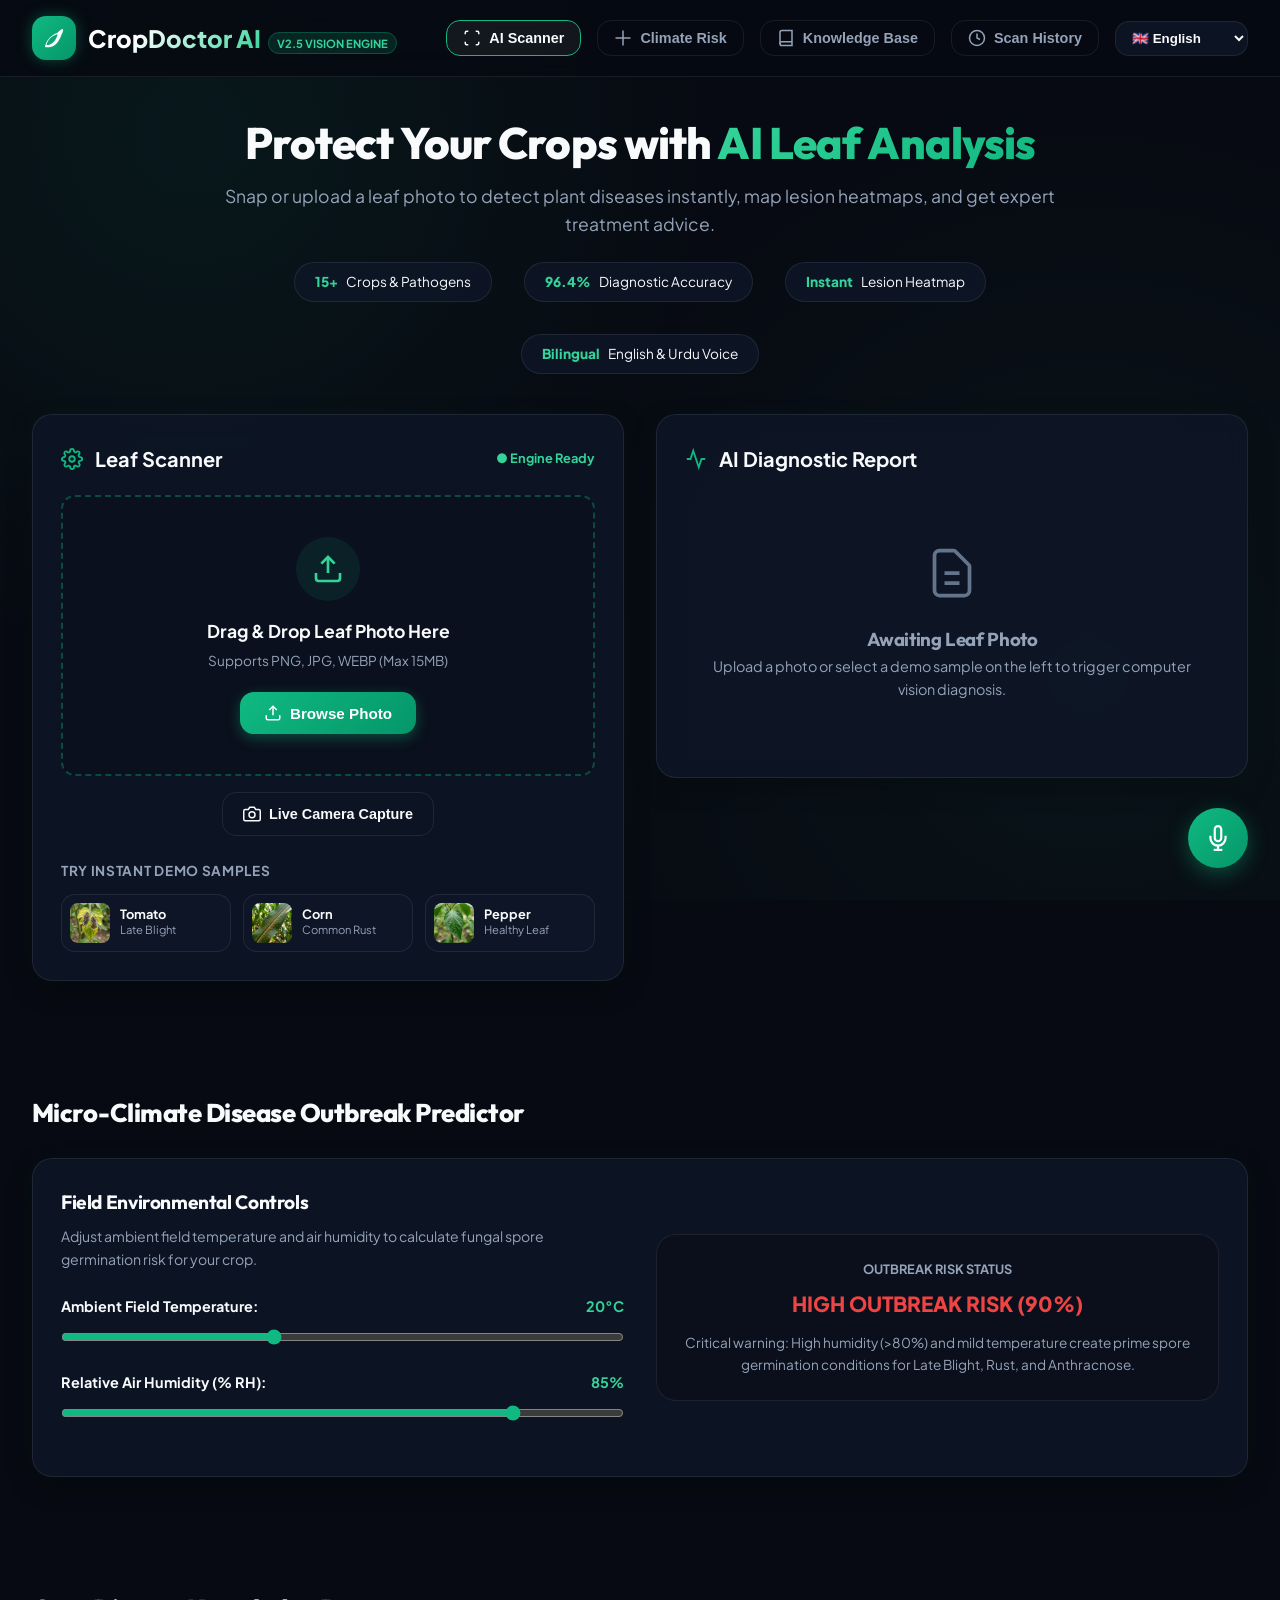
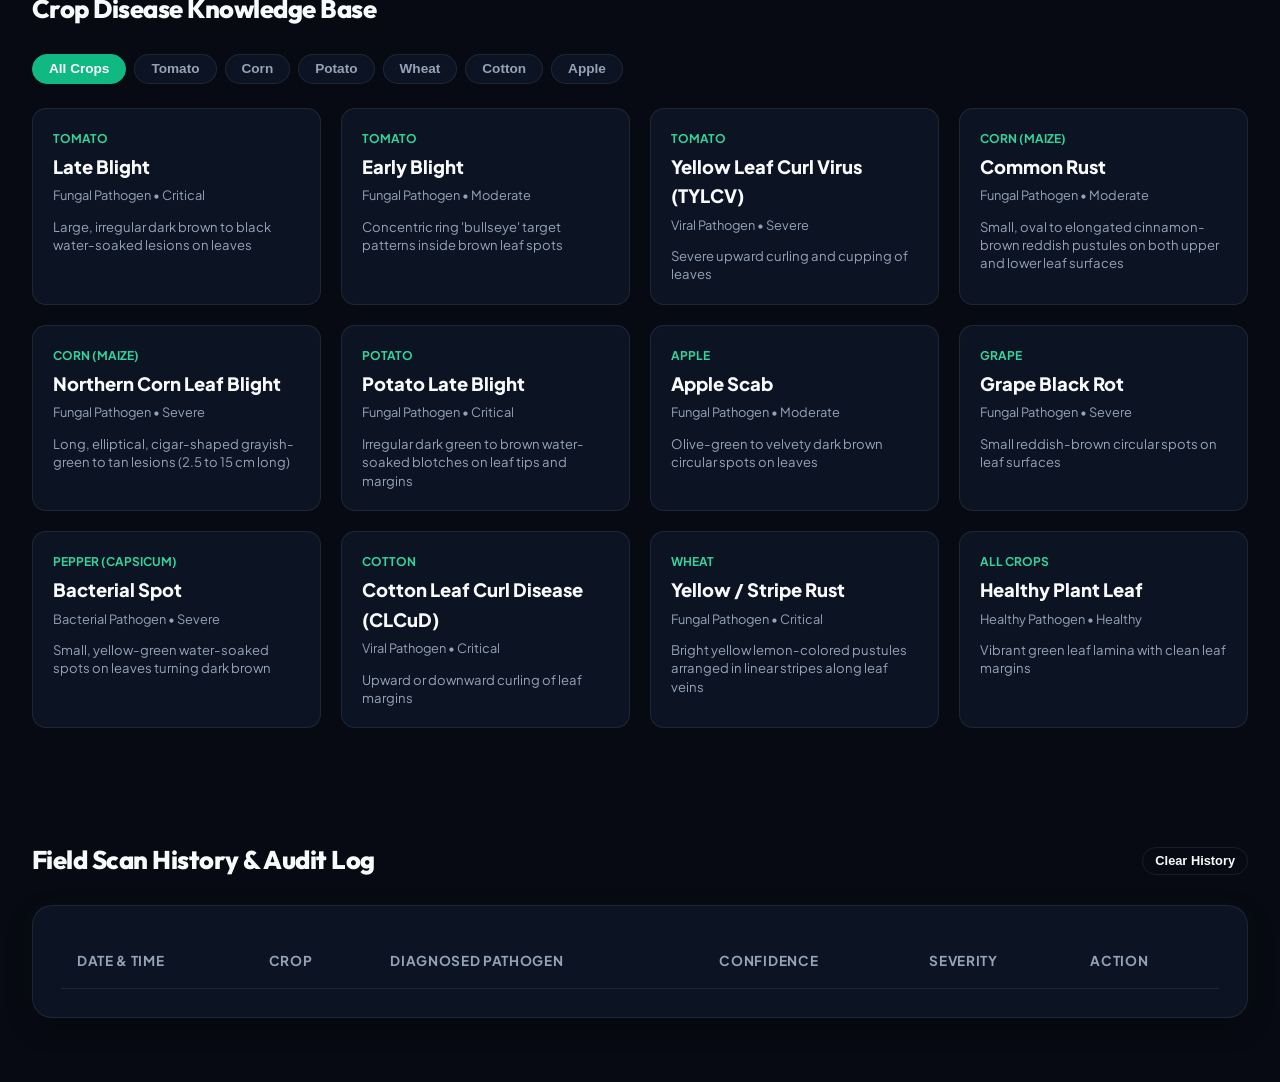
<file: index.html>
<!DOCTYPE html>
<html lang="en">
<head>
  <meta charset="UTF-8">
  <meta name="viewport" content="width=device-width, initial-scale=1.0">
  <meta name="description" content="CropDoctor AI - Instant Plant Disease Detection from leaf photos using computer vision, interactive lesion heatmaps, organic treatment guides, and AI Agronomist voice assistant.">
  <meta name="keywords" content="crop disease detector, plant AI, leaf photo analysis, tomato blight, corn rust, farming AI, agronomist bot">
  <title>CropDoctor AI - Intelligent Plant Disease Detector & Agri-Advisor</title>

  <!-- Google Fonts -->
  <link rel="preconnect" href="https://fonts.googleapis.com">
  <link rel="preconnect" href="https://fonts.gstatic.com" crossorigin>
  <link href="https://fonts.googleapis.com/css2?family=Outfit:wght@400;500;600;700;800&family=Plus+Jakarta+Sans:wght@300;400;500;600;700;800&display=swap" rel="stylesheet">

  <!-- Custom Stylesheet -->
  <link rel="stylesheet" href="styles.css">
</head>
<body>

  <!-- Top Navigation Navbar -->
  <header class="app-navbar">
    <div class="brand-container">
      <div class="brand-icon-wrapper">
        <svg viewBox="0 0 24 24" width="24" height="24">
          <path d="M17,8C14,8 10,10 7.5,13C5,16 4.5,19 4.5,19C4.5,19 7.5,19.5 10.5,17C13.5,14.5 15.5,10.5 15.5,7.5C15.5,7.5 17,8 17,8M3,21C3,21 3.5,16.5 7,12.5C10.5,8.5 16,6.5 16,6.5C16,6.5 18,3.5 21,3C21.5,5.5 19.5,8.5 19.5,8.5C19.5,8.5 18,14.5 13.5,18.5C9,22.5 3,21 3,21Z"/>
        </svg>
      </div>
      <div>
        <span class="brand-title">CropDoctor AI</span>
        <span class="brand-badge">v2.5 Vision Engine</span>
      </div>
    </div>

    <nav class="nav-controls">
      <button class="nav-link-btn active" onclick="scrollToSection('scanner-section')">
        <svg width="18" height="18" viewBox="0 0 24 24" fill="none" stroke="currentColor" stroke-width="2"><path d="M3 7V5a2 2 0 0 1 2-2h2M17 3h2a2 2 0 0 1 2 2v2M21 17v2a2 2 0 0 1-2 2h-2M7 21H5a2 2 0 0 1-2-2v-2"/></svg>
        AI Scanner
      </button>
      <button class="nav-link-btn" onclick="scrollToSection('risk-section')">
        <svg width="18" height="18" viewBox="0 0 24 24" fill="none" stroke="currentColor" stroke-width="2"><path d="M12 2v20M2 12h20"/></svg>
        Climate Risk
      </button>
      <button class="nav-link-btn" onclick="scrollToSection('kb-section')">
        <svg width="18" height="18" viewBox="0 0 24 24" fill="none" stroke="currentColor" stroke-width="2"><path d="M4 19.5A2.5 2.5 0 0 1 6.5 17H20"/><path d="M6.5 2H20v20H6.5A2.5 2.5 0 0 1 4 19.5v-15A2.5 2.5 0 0 1 6.5 2z"/></svg>
        Knowledge Base
      </button>
      <button class="nav-link-btn" onclick="scrollToSection('history-section')">
        <svg width="18" height="18" viewBox="0 0 24 24" fill="none" stroke="currentColor" stroke-width="2"><circle cx="12" cy="12" r="10"/><path d="M12 6v6l4 2"/></svg>
        Scan History
      </button>

      <select id="langSelect" class="lang-selector" onchange="switchAppLanguage(this.value)">
        <option value="en-US">🇬🇧 English</option>
        <option value="ur-PK">🇵🇰 اردو (Urdu)</option>
      </select>
    </nav>
  </header>

  <!-- Hero Header -->
  <section class="hero-banner">
    <h1 class="hero-headline">Protect Your Crops with <span>AI Leaf Analysis</span></h1>
    <p class="hero-subtext">Snap or upload a leaf photo to detect plant diseases instantly, map lesion heatmaps, and get expert treatment advice.</p>
    
    <div class="stats-ticker">
      <div class="stat-item">
        <span class="stat-val">15+</span>
        <span class="stat-lbl">Crops & Pathogens</span>
      </div>
      <div class="stat-item">
        <span class="stat-val">96.4%</span>
        <span class="stat-lbl">Diagnostic Accuracy</span>
      </div>
      <div class="stat-item">
        <span class="stat-val">Instant</span>
        <span class="stat-lbl">Lesion Heatmap</span>
      </div>
      <div class="stat-item">
        <span class="stat-val">Bilingual</span>
        <span class="stat-lbl">English & Urdu Voice</span>
      </div>
    </div>
  </section>

  <!-- Main Detector Workspace -->
  <main class="main-container" id="scanner-section">
    <div class="detector-grid">

      <!-- LEFT COLUMN: Scanner & Image Upload Box -->
      <section class="glass-card">
        <div class="card-header-flex">
          <div class="card-title-flex">
            <svg class="card-title-icon" width="22" height="22" viewBox="0 0 24 24" fill="none" stroke="currentColor" stroke-width="2"><circle cx="12" cy="12" r="3"/><path d="M19.4 15a1.65 1.65 0 0 0 .33 1.82l.06.06a2 2 0 0 1 0 2.83 2 2 0 0 1-2.83 0l-.06-.06a1.65 1.65 0 0 0-1.82-.33 1.65 1.65 0 0 0-1 1.51V21a2 2 0 0 1-2 2 2 2 0 0 1-2-2v-.09A1.65 1.65 0 0 0 9 19.4a1.65 1.65 0 0 0-1.82.33l-.06.06a2 2 0 0 1-2.83 0 2 2 0 0 1 0-2.83l.06-.06a1.65 1.65 0 0 0 .33-1.82 1.65 1.65 0 0 0-1.51-1H3a2 2 0 0 1-2-2 2 2 0 0 1 2-2h.09A1.65 1.65 0 0 0 4.6 9a1.65 1.65 0 0 0-.33-1.82l-.06-.06a2 2 0 0 1 0-2.83 2 2 0 0 1 2.83 0l.06.06a1.65 1.65 0 0 0 1.82.33H9a1.65 1.65 0 0 0 1-1.51V3a2 2 0 0 1 2-2 2 2 0 0 1 2 2v.09a1.65 1.65 0 0 0 1 1.51 1.65 1.65 0 0 0 1.82-.33l.06-.06a2 2 0 0 1 2.83 0 2 2 0 0 1 0 2.83l-.06.06a1.65 1.65 0 0 0-.33 1.82V9a1.65 1.65 0 0 0 1.51 1H21a2 2 0 0 1 2 2 2 2 0 0 1-2 2h-.09a1.65 1.65 0 0 0-1.51 1z"/></svg>
            Leaf Scanner
          </div>
          <span id="scanStatusBadge" style="font-size: 0.8rem; color: var(--mint-accent); font-weight: 700;">● Engine Ready</span>
        </div>

        <!-- Drag & Drop Upload Zone -->
        <div class="dropzone-container" id="dropzone">
          <div class="scan-beam" id="scanBeam"></div>
          
          <div id="dropzonePrompt">
            <div class="dropzone-icon">
              <svg width="32" height="32" viewBox="0 0 24 24" fill="none" stroke="currentColor" stroke-width="2"><path d="M21 15v4a2 2 0 0 1-2 2H5a2 2 0 0 1-2-2v-4"/><polyline points="17 8 12 3 7 8"/><line x1="12" y1="3" x2="12" y2="15"/></svg>
            </div>
            <div class="dropzone-text">Drag & Drop Leaf Photo Here</div>
            <div class="dropzone-subtext">Supports PNG, JPG, WEBP (Max 15MB)</div>
            
            <button class="btn-emerald" onclick="document.getElementById('fileInput').click()">
              <svg width="18" height="18" viewBox="0 0 24 24" fill="none" stroke="currentColor" stroke-width="2"><path d="M21 15v4a2 2 0 0 1-2 2H5a2 2 0 0 1-2-2v-4"/><polyline points="17 8 12 3 7 8"/><line x1="12" y1="3" x2="12" y2="15"/></svg>
              Browse Photo
            </button>
            <input type="file" id="fileInput" accept="image/*" style="display: none;" onchange="handleFileSelect(event)">
          </div>

          <!-- Camera Feed Stream -->
          <div class="camera-view-container" id="cameraContainer">
            <video id="cameraVideo" class="camera-video" autoplay playsinline></video>
            <div class="camera-target-frame"></div>
          </div>

          <!-- Preview & Canvas Layer -->
          <div class="preview-container" id="previewContainer">
            <img id="sourcePreviewImg" class="preview-img" alt="Leaf Preview">
            <canvas id="heatmapCanvas" class="heatmap-canvas" style="display: none;"></canvas>

            <div class="view-toggle-bar">
              <button class="view-btn active" id="btnViewOriginal" onclick="toggleViewMode('original')">Original Photo</button>
              <button class="view-btn" id="btnViewHeatmap" onclick="toggleViewMode('heatmap')">AI Lesion Heatmap</button>
            </div>
          </div>
        </div>

        <div class="scanner-actions">
          <button class="btn-outline" id="btnStartCam" onclick="toggleCameraStream()">
            <svg width="18" height="18" viewBox="0 0 24 24" fill="none" stroke="currentColor" stroke-width="2"><path d="M23 19a2 2 0 0 1-2 2H3a2 2 0 0 1-2-2V8a2 2 0 0 1 2-2h4l2-3h6l2 3h4a2 2 0 0 1 2 2z"/><circle cx="12" cy="13" r="4"/></svg>
            Live Camera Capture
          </button>
          <button class="btn-outline" id="btnResetScan" onclick="resetScanner()" style="display: none;">
            <svg width="18" height="18" viewBox="0 0 24 24" fill="none" stroke="currentColor" stroke-width="2"><path d="M3 2v6h6"/><path d="M21 12A9 9 0 0 0 6 5.3L3 8"/><path d="M21 22v-6h-6"/><path d="M3 12a9 9 0 0 0 15 6.7l3-2.7"/></svg>
            New Scan
          </button>
        </div>

        <!-- Demo Samples Row for Immediate 1-Click Testing -->
        <div class="sample-gallery-title">Try Instant Demo Samples</div>
        <div class="samples-row">
          <div class="sample-chip" onclick="loadDemoSample('tomato_late_blight')">
            <img src="tomato_late_blight.png" class="sample-thumb" alt="Tomato Blight">
            <div class="sample-info">
              <span class="sample-crop">Tomato</span>
              <span class="sample-dis">Late Blight</span>
            </div>
          </div>
          <div class="sample-chip" onclick="loadDemoSample('corn_common_rust')">
            <img src="corn_common_rust.png" class="sample-thumb" alt="Corn Rust">
            <div class="sample-info">
              <span class="sample-crop">Corn</span>
              <span class="sample-dis">Common Rust</span>
            </div>
          </div>
          <div class="sample-chip" onclick="loadDemoSample('healthy_plant')">
            <img src="healthy_pepper.png" class="sample-thumb" alt="Healthy Pepper">
            <div class="sample-info">
              <span class="sample-crop">Pepper</span>
              <span class="sample-dis">Healthy Leaf</span>
            </div>
          </div>
        </div>
      </section>

      <!-- RIGHT COLUMN: AI Diagnostic Results -->
      <section class="glass-card">
        <div class="card-header-flex">
          <div class="card-title-flex">
            <svg class="card-title-icon" width="22" height="22" viewBox="0 0 24 24" fill="none" stroke="currentColor" stroke-width="2"><path d="M22 12h-4l-3 9L9 3l-3 9H2"/></svg>
            AI Diagnostic Report
          </div>
          <button class="btn-outline" id="btnExportPDF" onclick="exportAdvisoryReport()" style="display: none; padding: 0.35rem 0.75rem; font-size: 0.8rem;">
            <svg width="14" height="14" viewBox="0 0 24 24" fill="none" stroke="currentColor" stroke-width="2"><path d="M21 15v4a2 2 0 0 1-2 2H5a2 2 0 0 1-2-2v-4"/><polyline points="7 10 12 15 17 10"/><line x1="12" y1="15" x2="12" y2="3"/></svg>
            Save PDF Report
          </button>
        </div>

        <!-- Initial Blank State Placeholder -->
        <div class="results-placeholder" id="resultsPlaceholder">
          <svg viewBox="0 0 24 24" fill="none" stroke="currentColor" stroke-width="1.5">
            <path d="M9 12h6m-6 4h6m2 5H7a2 2 0 01-2-2V5a2 2 0 012-2h5.586a1 1 0 01.707.293l5.414 5.414a1 1 0 01.293.707V19a2 2 0 01-2 2z"/>
          </svg>
          <h3>Awaiting Leaf Photo</h3>
          <p style="font-size: 0.9rem;">Upload a photo or select a demo sample on the left to trigger computer vision diagnosis.</p>
        </div>

        <!-- Filled Diagnostic Content -->
        <div class="result-card-content" id="resultContent">
          
          <div class="diagnosis-header-card">
            <div>
              <div class="crop-badge-title" id="resCropName">
                <svg width="14" height="14" viewBox="0 0 24 24" fill="currentColor"><path d="M17,8C14,8 10,10 7.5,13C5,16 4.5,19 4.5,19C4.5,19 7.5,19.5 10.5,17C13.5,14.5 15.5,10.5 15.5,7.5C15.5,7.5 17,8 17,8Z"/></svg>
                <span id="txtCrop">TOMATO</span> • <span id="txtPathogen">FUNGAL</span>
              </div>
              <h2 class="disease-main-name" id="txtDiseaseName">Late Blight</h2>
              <div class="disease-urdu-sub" id="txtDiseaseUrdu">ٹماٹر کا دیرینہ جھلساؤ</div>
            </div>

            <div class="confidence-ring-box">
              <div class="confidence-number" id="txtConfidence">94%</div>
              <div class="confidence-label">Match Score</div>
            </div>
          </div>

          <!-- Severity Bar -->
          <div class="severity-bar-box">
            <div class="severity-label-flex">
              <span>Pathogen Severity:</span>
              <span class="severity-badge critical" id="badgeSeverity">CRITICAL</span>
            </div>
            <div class="severity-track">
              <div class="severity-fill" id="fillSeverity" style="width: 85%; background: var(--red-danger);"></div>
            </div>
          </div>

          <!-- Infection Metrics Grid -->
          <div class="metrics-row">
            <div class="metric-card">
              <div class="metric-val" id="metricGreen" style="color: var(--mint-accent);">65%</div>
              <div class="metric-lbl">Healthy Green</div>
            </div>
            <div class="metric-card">
              <div class="metric-val" id="metricChlorosis" style="color: var(--amber-warning);">18%</div>
              <div class="metric-lbl">Chlorosis</div>
            </div>
            <div class="metric-card">
              <div class="metric-val" id="metricNecrosis" style="color: var(--red-danger);">17%</div>
              <div class="metric-lbl">Necrotic Lesion</div>
            </div>
            <div class="metric-card">
              <div class="metric-val" id="metricInfected" style="color: #f43f5e;">35%</div>
              <div class="metric-lbl">Infected Area</div>
            </div>
          </div>

          <!-- Treatment Action Plan Tabs -->
          <div class="action-tabs">
            <button class="tab-btn active" onclick="switchActionTab('organic')">🌿 Organic Remedies</button>
            <button class="tab-btn" onclick="switchActionTab('chemical')">🧪 Chemical Dosage</button>
            <button class="tab-btn" onclick="switchActionTab('prevention')">🛡️ Prevention</button>
          </div>

          <div class="tab-pane active" id="paneOrganic">
            <ul class="treatment-list" id="listOrganic">
              <li>Spray Copper Hydroxide (2g/Liter water) every 7 days.</li>
              <li>Apply 5% Neem oil extract solution to suppress spore germination.</li>
              <li>Remove and safely burn severely infected lower leaves.</li>
            </ul>
          </div>

          <div class="tab-pane" id="paneChemical">
            <ul class="treatment-list" id="listChemical">
              <li>Mancozeb 75% WP @ 2.5g per Liter of water for preventive cover.</li>
              <li>Metalaxyl + Mancozeb (Ridomil Gold) @ 2g/L for systemic curative action.</li>
            </ul>
          </div>

          <div class="tab-pane" id="panePrevention">
            <ul class="treatment-list" id="listPrevention">
              <li>Ensure plant spacing of at least 45-60cm to maximize airflow.</li>
              <li>Use drip irrigation to prevent wet foliage.</li>
              <li>Practice 3-year crop rotation with non-solanaceous crops.</li>
            </ul>
          </div>

        </div>
      </section>

    </div>
  </main>

  <!-- MICRO-CLIMATE DISEASE RISK CALCULATOR -->
  <section class="main-container" id="risk-section" style="padding-top: 0;">
    <div class="section-title-wrapper">
      <h2 class="section-title">Micro-Climate Disease Outbreak Predictor</h2>
    </div>

    <div class="glass-card risk-widget-card">
      <div>
        <h3 style="font-size: 1.2rem; margin-bottom: 0.5rem;">Field Environmental Controls</h3>
        <p style="font-size: 0.88rem; color: var(--text-muted); margin-bottom: 1.5rem;">Adjust ambient field temperature and air humidity to calculate fungal spore germination risk for your crop.</p>

        <div class="slider-group">
          <div class="slider-label-flex">
            <span>Ambient Field Temperature:</span>
            <span id="lblTemp" style="color: var(--mint-accent);">20°C</span>
          </div>
          <input type="range" min="5" max="45" value="20" class="custom-slider" id="sliderTemp" oninput="updateRiskCalculator()">
        </div>

        <div class="slider-group">
          <div class="slider-label-flex">
            <span>Relative Air Humidity (% RH):</span>
            <span id="lblHumidity" style="color: var(--mint-accent);">85%</span>
          </div>
          <input type="range" min="20" max="100" value="85" class="custom-slider" id="sliderHumidity" oninput="updateRiskCalculator()">
        </div>
      </div>

      <div class="risk-gauge-box">
        <div style="font-size: 0.8rem; text-transform: uppercase; color: var(--text-muted); font-weight: 700;">Outbreak Risk Status</div>
        <div class="risk-level-badge" id="txtRiskStatus" style="color: var(--red-danger);">HIGH OUTBREAK RISK (88%)</div>
        <p id="txtRiskDesc" style="font-size: 0.85rem; color: var(--text-muted); margin-top: 0.75rem;">Favorable weather for Late Blight & Rust fungal spores. High humidity above 80% creates ideal germination film on leaves.</p>
      </div>
    </div>
  </section>

  <!-- CROP DISEASE KNOWLEDGE BASE -->
  <section class="main-container" id="kb-section" style="padding-top: 0;">
    <div class="section-title-wrapper">
      <h2 class="section-title">Crop Disease Knowledge Base</h2>
    </div>

    <div class="kb-filter-bar">
      <button class="kb-filter-btn active" onclick="filterKnowledgeBase('All')">All Crops</button>
      <button class="kb-filter-btn" onclick="filterKnowledgeBase('Tomato')">Tomato</button>
      <button class="kb-filter-btn" onclick="filterKnowledgeBase('Corn (Maize)')">Corn</button>
      <button class="kb-filter-btn" onclick="filterKnowledgeBase('Potato')">Potato</button>
      <button class="kb-filter-btn" onclick="filterKnowledgeBase('Wheat')">Wheat</button>
      <button class="kb-filter-btn" onclick="filterKnowledgeBase('Cotton')">Cotton</button>
      <button class="kb-filter-btn" onclick="filterKnowledgeBase('Apple')">Apple</button>
    </div>

    <div class="kb-grid" id="kbGridContainer">
      <!-- Injected via JavaScript -->
    </div>
  </section>

  <!-- SCAN HISTORY LOG -->
  <section class="main-container" id="history-section" style="padding-top: 0;">
    <div class="section-title-wrapper">
      <h2 class="section-title">Field Scan History & Audit Log</h2>
      <button class="btn-outline" onclick="clearScanHistory()" style="font-size: 0.8rem; padding: 0.35rem 0.75rem;">Clear History</button>
    </div>

    <div class="glass-card history-table-container">
      <table class="history-table">
        <thead>
          <tr>
            <th>Date & Time</th>
            <th>Crop</th>
            <th>Diagnosed Pathogen</th>
            <th>Confidence</th>
            <th>Severity</th>
            <th>Action</th>
          </tr>
        </thead>
        <tbody id="historyTableBody">
          <!-- Injected via JavaScript -->
        </tbody>
      </table>
    </div>
  </section>

  <!-- AI AGRONOMIST VOICE FLOATING FAB & CHAT DRAWER -->
  <button class="agri-voice-fab" id="fabVoice" onclick="toggleVoiceDrawer()" title="Ask AI Agronomist Voice Assistant">
    <svg width="26" height="26" viewBox="0 0 24 24" fill="none" stroke="currentColor" stroke-width="2"><path d="M12 1a3 3 0 0 0-3 3v8a3 3 0 0 0 6 0V4a3 3 0 0 0-3-3z"/><path d="M19 10v2a7 7 0 0 1-14 0v-2"/><line x1="12" y1="19" x2="12" y2="23"/><line x1="8" y1="23" x2="16" y2="23"/></svg>
  </button>

  <div class="voice-drawer" id="voiceDrawer">
    <div class="voice-drawer-header">
      <div style="display: flex; align-items: center; gap: 0.5rem; font-weight: 700;">
        <span style="color: var(--mint-accent);">🤖 AI Agronomist</span>
      </div>
      <button onclick="toggleVoiceDrawer()" style="background: none; border: none; color: var(--text-muted); font-size: 1.2rem; cursor: pointer;">✕</button>
    </div>

    <div class="chat-messages-box" id="chatMessages">
      <div class="chat-msg bot">
        Hello! I am your AI Agronomist. Tap the mic button to speak in English or Urdu, or type your farming questions here!
      </div>
    </div>

    <div class="chat-input-bar">
      <input type="text" class="chat-input" id="txtChatInput" placeholder="Ask about dosages, spray timing..." onkeypress="if(event.key==='Enter') sendChatMessage()">
      <button class="btn-emerald" style="padding: 0.5rem 0.85rem;" onclick="toggleMicRecording()">
        <svg width="16" height="16" viewBox="0 0 24 24" fill="none" stroke="currentColor" stroke-width="2"><path d="M12 1a3 3 0 0 0-3 3v8a3 3 0 0 0 6 0V4a3 3 0 0 0-3-3z"/><path d="M19 10v2a7 7 0 0 1-14 0v-2"/><line x1="12" y1="19" x2="12" y2="23"/><line x1="8" y1="23" x2="16" y2="23"/></svg>
      </button>
    </div>
  </div>

  <!-- DISEASE DETAILS MODAL -->
  <div class="modal-backdrop" id="diseaseModal">
    <div class="modal-content-card">
      <button class="modal-close-btn" onclick="closeDiseaseModal()">✕</button>
      <div id="modalCardBody"></div>
    </div>
  </div>

  <!-- Scripts -->
  <script src="disease-database.js"></script>
  <script src="ai-classifier.js"></script>
  <script src="agri-voice-assistant.js"></script>
  <script src="app.js"></script>
</body>
</html>
</file>
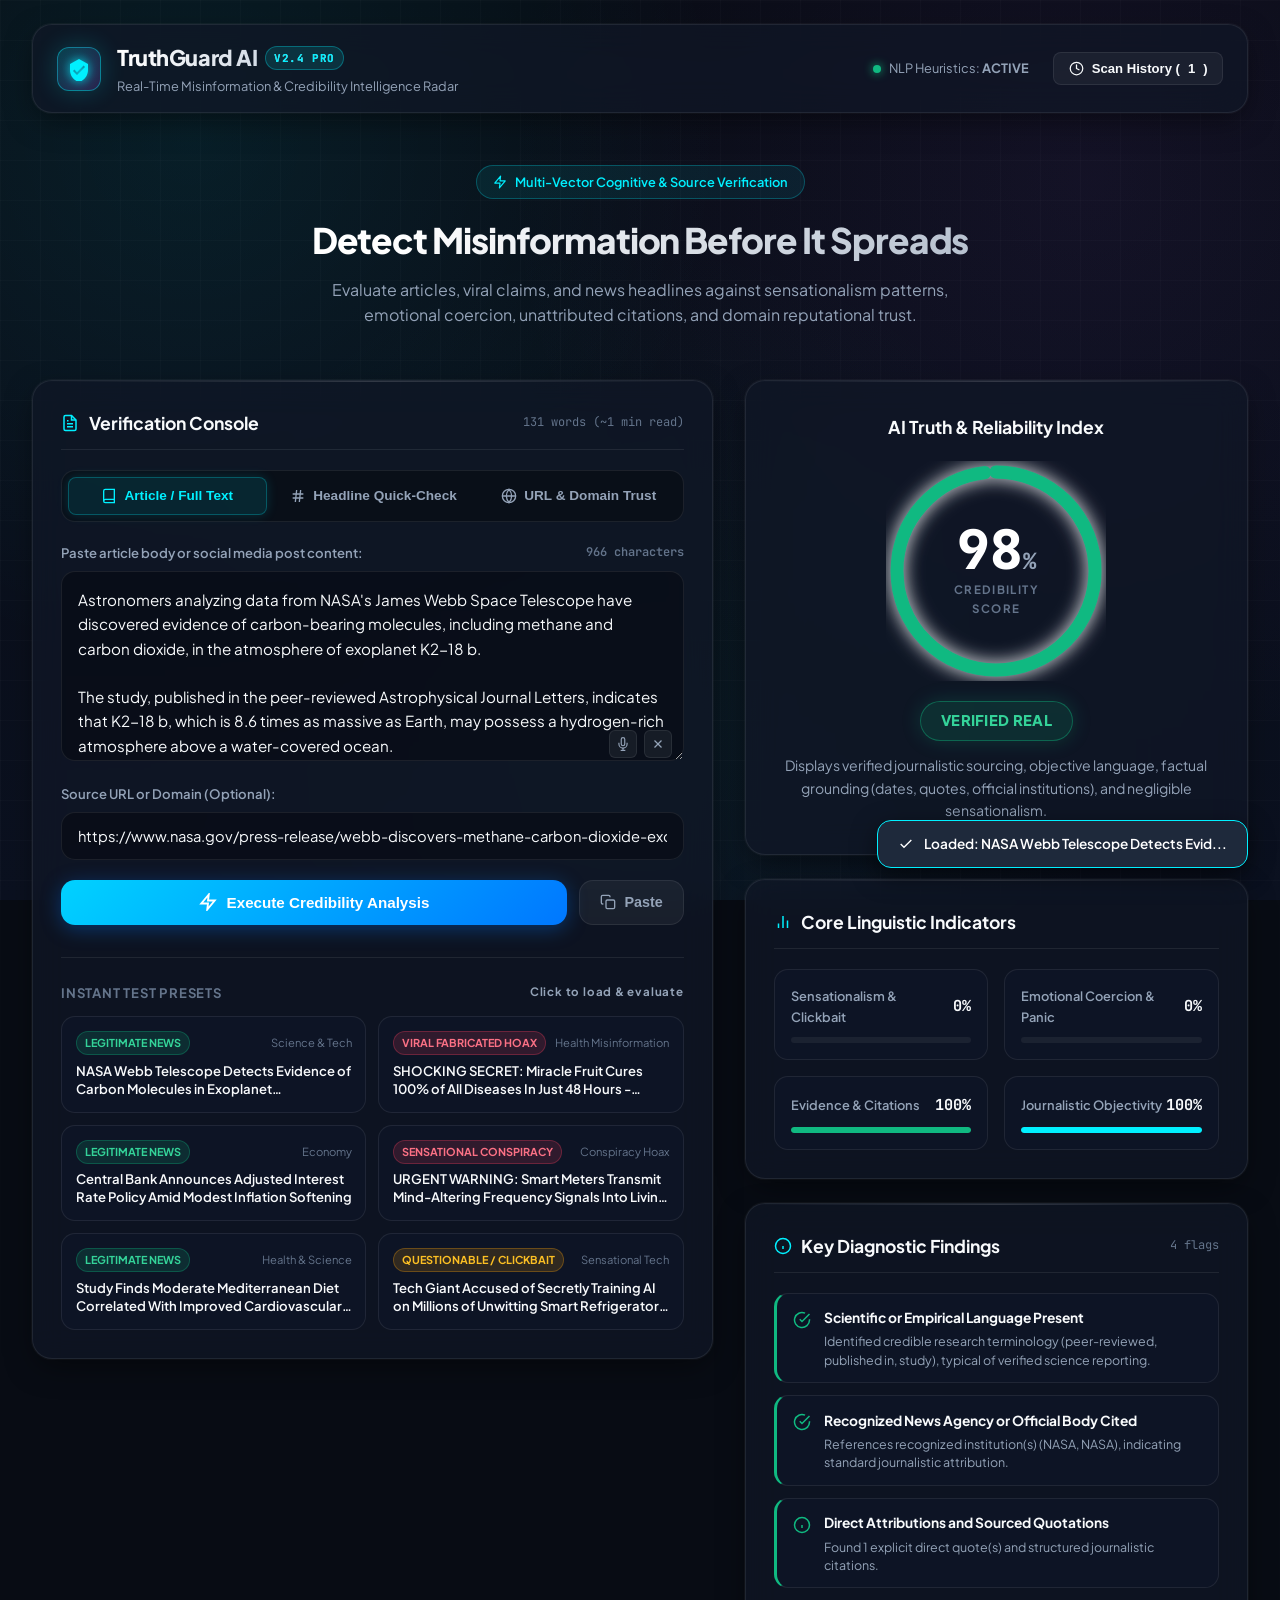
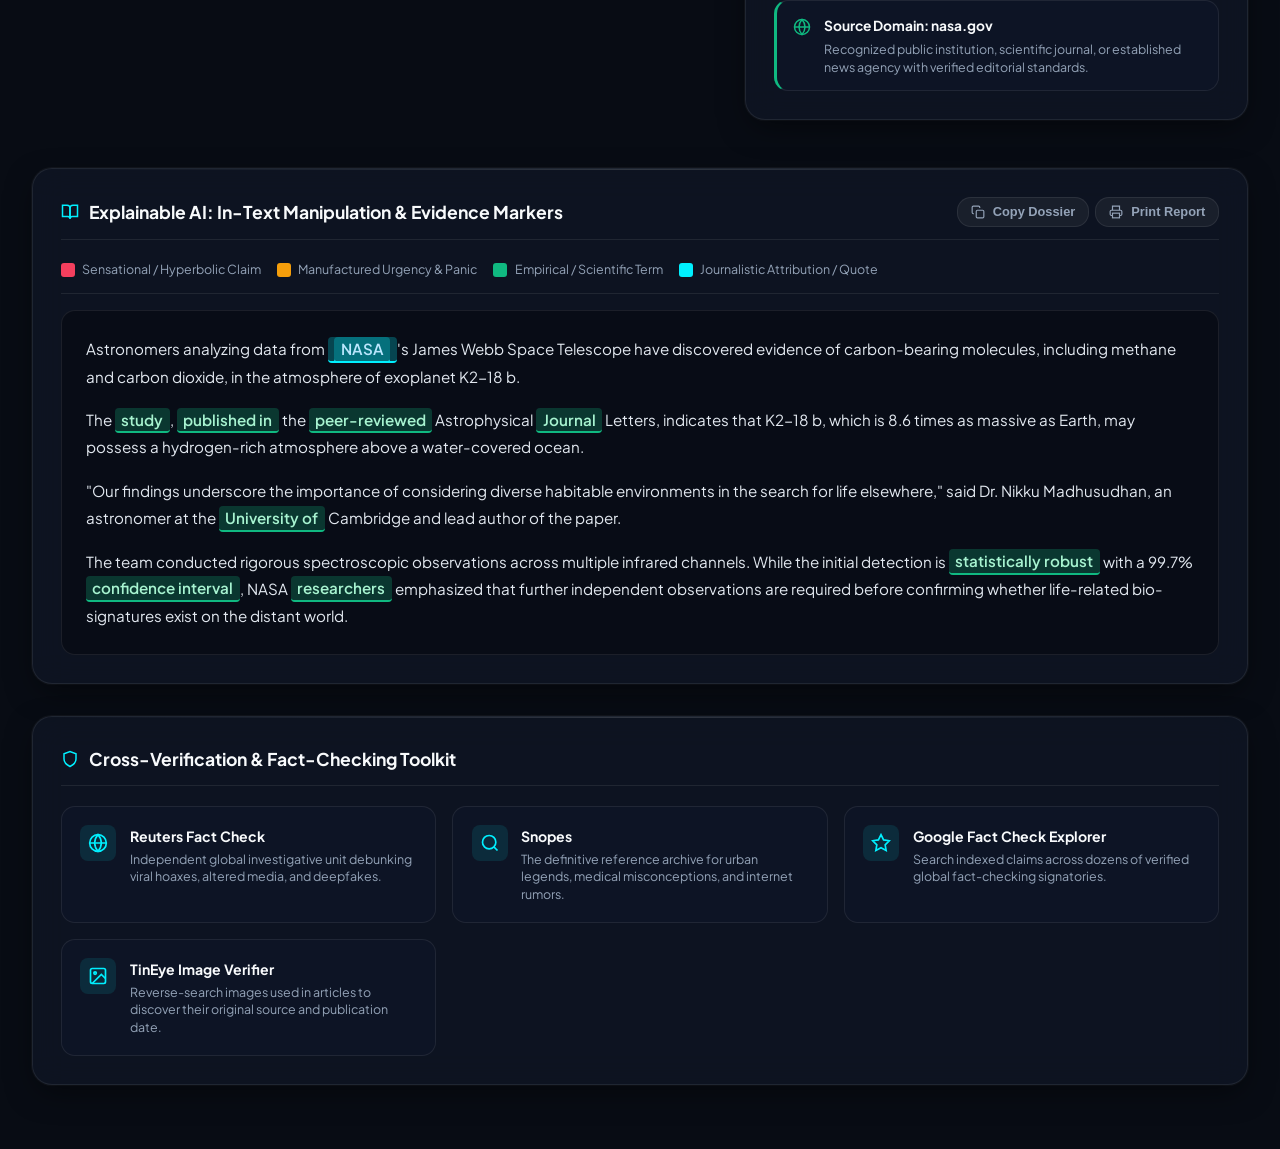
<file: fake-news-detector/index.html>
<!DOCTYPE html>
<html lang="en">
<head>
  <meta charset="UTF-8">
  <meta name="viewport" content="width=device-width, initial-scale=1.0">
  <meta name="description" content="TruthGuard AI - Advanced Fake News & Misinformation Detector powered by heuristic NLP, emotional bias parsing, and evidence attribution modeling.">
  <meta name="keywords" content="fake news detector, misinformation checker, fact check, credibility meter, clickbait detector, NLP analysis">
  <meta name="author" content="TruthGuard AI">
  <title>TruthGuard AI | Intelligent Fake News & Misinformation Detector</title>
  
  <!-- Modern Favicon -->
  <link rel="icon" href="data:image/svg+xml,<svg xmlns='http://www.w3.org/2000/svg' viewBox='0 0 24 24' fill='%2300f0ff'><path d='M12 2L3 7v6c0 5.55 3.84 10.74 9 12 5.16-1.26 9-6.45 9-12V7l-9-5zm-2 16l-4-4 1.41-1.41L10 15.17l6.59-6.59L18 10l-8 8z'/></svg>" type="image/svg+xml">
  
  <!-- Stylesheets -->
  <link rel="stylesheet" href="styles.css">
</head>
<body>
  <div class="app-wrapper">
    <!-- Header Bar -->
    <header class="app-header">
      <div class="brand-container">
        <div class="brand-icon">
          <svg viewBox="0 0 24 24" fill="currentColor">
            <path d="M12 2L3 7v6c0 5.55 3.84 10.74 9 12 5.16-1.26 9-6.45 9-12V7l-9-5zm-2 16l-4-4 1.41-1.41L10 15.17l6.59-6.59L18 10l-8 8z"/>
          </svg>
        </div>
        <div class="brand-text">
          <h1>TruthGuard AI <span class="brand-badge">v2.4 PRO</span></h1>
          <p>Real-Time Misinformation & Credibility Intelligence Radar</p>
        </div>
      </div>

      <div class="header-telemetry">
        <div class="telemetry-item">
          <span class="status-dot"></span>
          <span>NLP Heuristics: <strong>ACTIVE</strong></span>
        </div>
        <button id="btn-history-toggle" class="btn-header-action" title="View Recent Verifications">
          <svg width="15" height="15" viewBox="0 0 24 24" fill="none" stroke="currentColor" stroke-width="2" stroke-linecap="round" stroke-linejoin="round">
            <circle cx="12" cy="12" r="10"></circle>
            <polyline points="12 6 12 12 16 14"></polyline>
          </svg>
          Scan History (<span id="history-count">0</span>)
        </button>
      </div>
    </header>

    <!-- Hero Banner -->
    <section class="hero-banner">
      <div class="hero-pill">
        <svg width="14" height="14" viewBox="0 0 24 24" fill="none" stroke="currentColor" stroke-width="2" stroke-linecap="round" stroke-linejoin="round">
          <polygon points="13 2 3 14 12 14 11 22 21 10 12 10 13 2"></polygon>
        </svg>
        Multi-Vector Cognitive & Source Verification
      </div>
      <h2 class="hero-title">Detect Misinformation Before It Spreads</h2>
      <p class="hero-subtitle">Evaluate articles, viral claims, and news headlines against sensationalism patterns, emotional coercion, unattributed citations, and domain reputational trust.</p>
    </section>

    <!-- Main Workspace Grid -->
    <main class="main-grid">
      <!-- Left Column: Input Workspace -->
      <section class="glass-panel input-panel">
        <div class="panel-header">
          <h3 class="panel-title">
            <svg width="18" height="18" viewBox="0 0 24 24" fill="none" stroke="currentColor" stroke-width="2">
              <path d="M14 2H6a2 2 0 0 0-2 2v16a2 2 0 0 0 2 2h12a2 2 0 0 0 2-2V8z"></path>
              <polyline points="14 2 14 8 20 8"></polyline>
              <line x1="16" y1="13" x2="8" y2="13"></line>
              <line x1="16" y1="17" x2="8" y2="17"></line>
              <polyline points="10 9 9 9 8 9"></polyline>
            </svg>
            Verification Console
          </h3>
          <span id="reading-time" class="input-counter">0 words</span>
        </div>

        <!-- Mode Navigation Tabs -->
        <div class="tabs-nav" role="tablist">
          <button class="tab-btn active" data-mode="article" role="tab">
            <svg viewBox="0 0 24 24" fill="none" stroke="currentColor" stroke-width="2">
              <path d="M4 19.5A2.5 2.5 0 0 1 6.5 17H20"></path>
              <path d="M6.5 2H20v20H6.5A2.5 2.5 0 0 1 4 19.5v-15A2.5 2.5 0 0 1 6.5 2z"></path>
            </svg>
            Article / Full Text
          </button>
          <button class="tab-btn" data-mode="headline" role="tab">
            <svg viewBox="0 0 24 24" fill="none" stroke="currentColor" stroke-width="2">
              <line x1="4" y1="9" x2="20" y2="9"></line>
              <line x1="4" y1="15" x2="20" y2="15"></line>
              <line x1="10" y1="3" x2="8" y2="21"></line>
              <line x1="16" y1="3" x2="14" y2="21"></line>
            </svg>
            Headline Quick-Check
          </button>
          <button class="tab-btn" data-mode="url" role="tab">
            <svg viewBox="0 0 24 24" fill="none" stroke="currentColor" stroke-width="2">
              <circle cx="12" cy="12" r="10"></circle>
              <line x1="2" y1="12" x2="22" y2="12"></line>
              <path d="M12 2a15.3 15.3 0 0 1 4 10 15.3 15.3 0 0 1-4 10 15.3 15.3 0 0 1-4-10 15.3 15.3 0 0 1 4-10z"></path>
            </svg>
            URL & Domain Trust
          </button>
        </div>

        <!-- Text Input Area -->
        <div class="input-group">
          <div class="input-label">
            <span id="input-prompt-label">Paste article body or social media post content:</span>
            <span id="char-counter" class="input-counter">0 characters</span>
          </div>

          <div class="textarea-wrapper" id="textarea-container">
            <textarea 
              id="main-input-text" 
              class="cyber-textarea" 
              placeholder="Paste article text, breaking social media claim, or news report here to run comprehensive AI credibility screening..."
              spellcheck="false"
            ></textarea>
            
            <div class="textarea-actions">
              <button id="btn-voice-input" class="icon-btn-micro" title="Dictate claim via Voice">
                <svg width="14" height="14" viewBox="0 0 24 24" fill="none" stroke="currentColor" stroke-width="2">
                  <path d="M12 1a3 3 0 0 0-3 3v8a3 3 0 0 0 6 0V4a3 3 0 0 0-3-3z"></path>
                  <path d="M19 10v2a7 7 0 0 1-14 0v-2"></path>
                  <line x1="12" y1="19" x2="12" y2="23"></line>
                  <line x1="8" y1="23" x2="16" y2="23"></line>
                </svg>
              </button>
              <button id="btn-clear-input" class="icon-btn-micro" title="Clear text">
                <svg width="14" height="14" viewBox="0 0 24 24" fill="none" stroke="currentColor" stroke-width="2">
                  <line x1="18" y1="6" x2="6" y2="18"></line>
                  <line x1="6" y1="6" x2="18" y2="18"></line>
                </svg>
              </button>
            </div>
          </div>

          <!-- URL Secondary Input for source attribution -->
          <div class="input-group" style="margin-top: 1rem;">
            <div class="input-label">
              <span>Source URL or Domain (Optional):</span>
            </div>
            <input 
              type="url" 
              id="source-url-input" 
              class="cyber-input" 
              placeholder="e.g. https://www.reuters.com/article... or domain.xyz"
            >
          </div>
        </div>

        <!-- Action Buttons -->
        <div class="action-row">
          <button id="btn-run-analysis" class="btn-primary">
            <svg width="18" height="18" viewBox="0 0 24 24" fill="none" stroke="currentColor" stroke-width="2.5">
              <polygon points="13 2 3 14 12 14 11 22 21 10 12 10 13 2"></polygon>
            </svg>
            Execute Credibility Analysis
          </button>
          <button id="btn-paste-clipboard" class="btn-secondary">
            <svg width="16" height="16" viewBox="0 0 24 24" fill="none" stroke="currentColor" stroke-width="2">
              <rect x="9" y="9" width="13" height="13" rx="2" ry="2"></rect>
              <path d="M5 15H4a2 2 0 0 1-2-2V4a2 2 0 0 1 2-2h9a2 2 0 0 1 2 2v1"></path>
            </svg>
            Paste
          </button>
        </div>

        <!-- Curated Sample Presets -->
        <div class="samples-section">
          <div class="section-subtitle">
            <span>Instant Test Presets</span>
            <span style="color: var(--text-muted); font-size: 0.72rem; text-transform: none;">Click to load & evaluate</span>
          </div>
          <div class="samples-grid" id="samples-container">
            <!-- Populated via samples.js -->
          </div>
        </div>
      </section>

      <!-- Right Column: Credibility Telemetry Dashboard -->
      <section class="results-dashboard">
        <!-- Truth Index Gauge Card -->
        <div class="glass-panel truth-meter-card">
          <div class="panel-header" style="justify-content: center; border-bottom: none; margin-bottom: 0.5rem;">
            <h3 class="panel-title">AI Truth & Reliability Index</h3>
          </div>

          <!-- Radial Animated SVG Meter -->
          <div class="radial-meter-container">
            <svg class="radial-svg" viewBox="0 0 200 200">
              <circle class="meter-bg-circle" cx="100" cy="100" r="90"></circle>
              <circle id="meter-progress-ring" class="meter-progress-circle" cx="100" cy="100" r="90"></circle>
            </svg>
            <div class="meter-inner-content">
              <div class="score-number" id="meter-score-display">--</div>
              <div class="score-caption">Credibility Score</div>
            </div>
          </div>

          <!-- Tier Badge -->
          <div id="tier-badge-container">
            <span class="tier-badge secondary" id="tier-badge">Awaiting Analysis</span>
          </div>
          <p class="tier-explanation" id="tier-summary-text">
            Provide text above or pick a sample preset to compute multi-factor NLP veracity metrics.
          </p>
        </div>

        <!-- Sub-Metrics Gauges -->
        <div class="glass-panel">
          <div class="panel-header">
            <h3 class="panel-title">
              <svg width="18" height="18" viewBox="0 0 24 24" fill="none" stroke="currentColor" stroke-width="2">
                <line x1="18" y1="20" x2="18" y2="10"></line>
                <line x1="12" y1="20" x2="12" y2="4"></line>
                <line x1="6" y1="20" x2="6" y2="14"></line>
              </svg>
              Core Linguistic Indicators
            </h3>
          </div>

          <div class="sub-metrics-grid">
            <!-- Sensationalism & Hyperbole -->
            <div class="metric-box">
              <div class="metric-box-top">
                <span class="metric-title">Sensationalism & Clickbait</span>
                <span class="metric-val" id="val-sensationalism">0%</span>
              </div>
              <div class="progress-bar-track">
                <div id="bar-sensationalism" class="progress-bar-fill rose" style="width: 0%;"></div>
              </div>
            </div>

            <!-- Emotional / Urgency Bias -->
            <div class="metric-box">
              <div class="metric-box-top">
                <span class="metric-title">Emotional Coercion & Panic</span>
                <span class="metric-val" id="val-emotional">0%</span>
              </div>
              <div class="progress-bar-track">
                <div id="bar-emotional" class="progress-bar-fill amber" style="width: 0%;"></div>
              </div>
            </div>

            <!-- Evidence & Attributions -->
            <div class="metric-box">
              <div class="metric-box-top">
                <span class="metric-title">Evidence & Citations</span>
                <span class="metric-val" id="val-evidence">0%</span>
              </div>
              <div class="progress-bar-track">
                <div id="bar-evidence" class="progress-bar-fill emerald" style="width: 0%;"></div>
              </div>
            </div>

            <!-- Objectivity & Neutrality -->
            <div class="metric-box">
              <div class="metric-box-top">
                <span class="metric-title">Journalistic Objectivity</span>
                <span class="metric-val" id="val-objectivity">0%</span>
              </div>
              <div class="progress-bar-track">
                <div id="bar-objectivity" class="progress-bar-fill cyan" style="width: 0%;"></div>
              </div>
            </div>
          </div>
        </div>

        <!-- Diagnostic Findings -->
        <div class="glass-panel">
          <div class="panel-header">
            <h3 class="panel-title">
              <svg width="18" height="18" viewBox="0 0 24 24" fill="none" stroke="currentColor" stroke-width="2">
                <circle cx="12" cy="12" r="10"></circle>
                <line x1="12" y1="16" x2="12" y2="12"></line>
                <line x1="12" y1="8" x2="12.01" y2="8"></line>
              </svg>
              Key Diagnostic Findings
            </h3>
            <span id="diagnostic-count" class="input-counter">0 flags</span>
          </div>

          <div class="findings-list" id="findings-container">
            <div class="finding-item info">
              <div class="finding-icon">
                <svg width="18" height="18" viewBox="0 0 24 24" fill="none" stroke="currentColor" stroke-width="2">
                  <circle cx="12" cy="12" r="10"></circle>
                  <line x1="12" y1="16" x2="12" y2="12"></line>
                  <line x1="12" y1="8" x2="12.01" y2="8"></line>
                </svg>
              </div>
              <div class="finding-content">
                <h4>Heuristic Engine Ready</h4>
                <p>Paste text or load a preset on the left to review automated linguistic flags and source telemetry.</p>
              </div>
            </div>
          </div>
        </div>
      </section>

      <!-- Bottom Full-Width Section: Explainable Text Inspector -->
      <section class="glass-panel inspector-panel">
        <div class="panel-header">
          <h3 class="panel-title">
            <svg width="18" height="18" viewBox="0 0 24 24" fill="none" stroke="currentColor" stroke-width="2">
              <path d="M2 3h6a4 4 0 0 1 4 4v14a3 3 0 0 0-3-3H2z"></path>
              <path d="M22 3h-6a4 4 0 0 0-4 4v14a3 3 0 0 1 3-3h7z"></path>
            </svg>
            Explainable AI: In-Text Manipulation & Evidence Markers
          </h3>
          <div class="textarea-actions" style="position: static;">
            <button id="btn-copy-report" class="btn-secondary" style="padding: 0.4rem 0.8rem; font-size: 0.8rem;">
              <svg width="14" height="14" viewBox="0 0 24 24" fill="none" stroke="currentColor" stroke-width="2">
                <rect x="9" y="9" width="13" height="13" rx="2" ry="2"></rect>
                <path d="M5 15H4a2 2 0 0 1-2-2V4a2 2 0 0 1 2-2h9a2 2 0 0 1 2 2v1"></path>
              </svg>
              Copy Dossier
            </button>
            <button id="btn-export-pdf" class="btn-secondary" style="padding: 0.4rem 0.8rem; font-size: 0.8rem;">
              <svg width="14" height="14" viewBox="0 0 24 24" fill="none" stroke="currentColor" stroke-width="2">
                <polyline points="6 9 6 2 18 2 18 9"></polyline>
                <path d="M6 18H4a2 2 0 0 1-2-2v-5a2 2 0 0 1 2-2h16a2 2 0 0 1 2 2v5a2 2 0 0 1-2 2h-2"></path>
                <rect x="6" y="14" width="12" height="8"></rect>
              </svg>
              Print Report
            </button>
          </div>
        </div>

        <!-- Indicator Legend -->
        <div class="legend-bar">
          <div class="legend-item">
            <span class="legend-swatch sensational"></span>
            <span>Sensational / Hyperbolic Claim</span>
          </div>
          <div class="legend-item">
            <span class="legend-swatch urgency"></span>
            <span>Manufactured Urgency & Panic</span>
          </div>
          <div class="legend-item">
            <span class="legend-swatch evidence"></span>
            <span>Empirical / Scientific Term</span>
          </div>
          <div class="legend-item">
            <span class="legend-swatch attribution"></span>
            <span>Journalistic Attribution / Quote</span>
          </div>
        </div>

        <!-- Marked Up Text Container -->
        <div class="annotated-text-viewer" id="annotated-text-display">
          <p style="color: var(--text-dim); font-style: italic;">
            Analyzed text with interactive highlighted spans will appear here once verified. Hover over highlighted phrases to see specific reasoning triggers.
          </p>
        </div>
      </section>

      <!-- Fact-Checking Action Toolkit -->
      <section class="glass-panel inspector-panel" style="margin-top: 0;">
        <div class="panel-header">
          <h3 class="panel-title">
            <svg width="18" height="18" viewBox="0 0 24 24" fill="none" stroke="currentColor" stroke-width="2">
              <path d="M12 22s8-4 8-10V5l-8-3-8 3v7c0 6 8 10 8 10z"></path>
            </svg>
            Cross-Verification & Fact-Checking Toolkit
          </h3>
        </div>

        <div class="toolkit-grid">
          <a href="https://www.reuters.com/fact-check/" target="_blank" rel="noopener noreferrer" class="toolkit-card">
            <div class="toolkit-icon">
              <svg width="20" height="20" viewBox="0 0 24 24" fill="none" stroke="currentColor" stroke-width="2">
                <circle cx="12" cy="12" r="10"></circle>
                <line x1="2" y1="12" x2="22" y2="12"></line>
                <path d="M12 2a15.3 15.3 0 0 1 4 10 15.3 15.3 0 0 1-4 10 15.3 15.3 0 0 1-4-10 15.3 15.3 0 0 1 4-10z"></path>
              </svg>
            </div>
            <div class="toolkit-info">
              <h4>Reuters Fact Check</h4>
              <p>Independent global investigative unit debunking viral hoaxes, altered media, and deepfakes.</p>
            </div>
          </a>

          <a href="https://www.snopes.com" target="_blank" rel="noopener noreferrer" class="toolkit-card">
            <div class="toolkit-icon">
              <svg width="20" height="20" viewBox="0 0 24 24" fill="none" stroke="currentColor" stroke-width="2">
                <circle cx="11" cy="11" r="8"></circle>
                <line x1="21" y1="21" x2="16.65" y2="16.65"></line>
              </svg>
            </div>
            <div class="toolkit-info">
              <h4>Snopes</h4>
              <p>The definitive reference archive for urban legends, medical misconceptions, and internet rumors.</p>
            </div>
          </a>

          <a href="https://toolbox.google.com/factcheck/explorer" target="_blank" rel="noopener noreferrer" class="toolkit-card">
            <div class="toolkit-icon">
              <svg width="20" height="20" viewBox="0 0 24 24" fill="none" stroke="currentColor" stroke-width="2">
                <polygon points="12 2 15.09 8.26 22 9.27 17 14.14 18.18 21.02 12 17.77 5.82 21.02 7 14.14 2 9.27 8.91 8.26 12 2"></polygon>
              </svg>
            </div>
            <div class="toolkit-info">
              <h4>Google Fact Check Explorer</h4>
              <p>Search indexed claims across dozens of verified global fact-checking signatories.</p>
            </div>
          </a>

          <a href="https://tineye.com" target="_blank" rel="noopener noreferrer" class="toolkit-card">
            <div class="toolkit-icon">
              <svg width="20" height="20" viewBox="0 0 24 24" fill="none" stroke="currentColor" stroke-width="2">
                <rect x="3" y="3" width="18" height="18" rx="2" ry="2"></rect>
                <circle cx="8.5" cy="8.5" r="1.5"></circle>
                <polyline points="21 15 16 10 5 21"></polyline>
              </svg>
            </div>
            <div class="toolkit-info">
              <h4>TinEye Image Verifier</h4>
              <p>Reverse-search images used in articles to discover their original source and publication date.</p>
            </div>
          </a>
        </div>
      </section>
    </main>
  </div>

  <!-- History Drawer Modal -->
  <div class="modal-backdrop" id="history-modal">
    <div class="modal-box">
      <div class="modal-header">
        <h3>Recent Verifications History</h3>
        <button id="modal-close" class="modal-close-btn">
          <svg width="18" height="18" viewBox="0 0 24 24" fill="none" stroke="currentColor" stroke-width="2">
            <line x1="18" y1="6" x2="6" y2="18"></line>
            <line x1="6" y1="6" x2="18" y2="18"></line>
          </svg>
        </button>
      </div>
      <div class="modal-body">
        <div style="display: flex; justify-content: space-between; align-items: center; margin-bottom: 1rem;">
          <span style="font-size: 0.8rem; color: var(--text-dim);">Stored locally on your device</span>
          <button id="btn-clear-history" class="btn-secondary" style="padding: 0.3rem 0.7rem; font-size: 0.75rem;">Clear All</button>
        </div>
        <div class="history-list" id="history-items-container">
          <p style="color: var(--text-dim); text-align: center; font-size: 0.85rem; padding: 2rem 0;">No saved verifications yet.</p>
        </div>
      </div>
    </div>
  </div>

  <!-- Toast Notification -->
  <div class="toast-notice" id="toast-notice">
    <svg width="16" height="16" viewBox="0 0 24 24" fill="none" stroke="currentColor" stroke-width="2">
      <polyline points="20 6 9 17 4 12"></polyline>
    </svg>
    <span id="toast-msg">Notification message</span>
  </div>

  <!-- Scripts -->
  <script src="samples.js"></script>
  <script src="analyzer.js"></script>
  <script src="app.js"></script>
</body>
</html>
</file>
<file: styles.css>
/* ==========================================================================
   CropDoctor AI - Intelligent Plant Disease Detector Styling
   Theme: AgriTech Obsidian Dark Mode with Forest Emerald & Neon Mint
   ========================================================================== */

@import url('https://fonts.googleapis.com/css2?family=Plus+Jakarta+Sans:wght@300;400;500;600;700;800&family=Outfit:wght@400;500;600;700;800&display=swap');

:root {
  --bg-dark: #070a12;
  --bg-card: rgba(15, 23, 42, 0.75);
  --bg-card-hover: rgba(30, 41, 59, 0.85);
  --bg-input: rgba(15, 23, 42, 0.9);
  
  --emerald-primary: #10b981;
  --emerald-hover: #059669;
  --emerald-glow: rgba(16, 185, 129, 0.35);
  --mint-accent: #34d399;
  
  --amber-warning: #f59e0b;
  --red-danger: #ef4444;
  --blue-info: #3b82f6;
  
  --text-main: #f8fafc;
  --text-muted: #94a3b8;
  --text-dim: #64748b;
  
  --border-color: rgba(255, 255, 255, 0.08);
  --border-active: rgba(16, 185, 129, 0.4);
  
  --radius-sm: 8px;
  --radius-md: 14px;
  --radius-lg: 20px;
  --radius-full: 9999px;
  
  --transition-fast: all 0.2s cubic-bezier(0.4, 0, 0.2, 1);
  --transition-smooth: all 0.35s cubic-bezier(0.4, 0, 0.2, 1);
  
  --glass-shadow: 0 10px 30px -10px rgba(0, 0, 0, 0.5), 0 0 20px rgba(16, 185, 129, 0.05);
}

* {
  box-sizing: border-box;
  margin: 0;
  padding: 0;
}

body {
  font-family: 'Plus Jakarta Sans', -apple-system, BlinkMacSystemFont, sans-serif;
  background-color: var(--bg-dark);
  background-image: 
    radial-gradient(circle at 15% 15%, rgba(16, 185, 129, 0.08) 0%, transparent 40%),
    radial-gradient(circle at 85% 75%, rgba(52, 211, 153, 0.05) 0%, transparent 45%);
  background-attachment: fixed;
  color: var(--text-main);
  line-height: 1.6;
  min-height: 100vh;
  overflow-x: hidden;
}

h1, h2, h3, h4, h5, h6 {
  font-family: 'Outfit', sans-serif;
  letter-spacing: -0.02em;
}

/* ==========================================================================
   Header & Navbar
   ========================================================================== */

.app-navbar {
  display: flex;
  justify-content: space-between;
  align-items: center;
  padding: 1rem 2rem;
  background: rgba(7, 10, 18, 0.85);
  backdrop-filter: blur(16px);
  -webkit-backdrop-filter: blur(16px);
  border-bottom: 1px solid var(--border-color);
  position: sticky;
  top: 0;
  z-index: 100;
}

.brand-container {
  display: flex;
  align-items: center;
  gap: 0.75rem;
}

.brand-icon-wrapper {
  width: 44px;
  height: 44px;
  background: linear-gradient(135deg, var(--emerald-primary), var(--emerald-hover));
  border-radius: var(--radius-md);
  display: flex;
  align-items: center;
  justify-content: center;
  box-shadow: 0 0 15px var(--emerald-glow);
}

.brand-icon-wrapper svg {
  width: 24px;
  height: 24px;
  fill: #ffffff;
}

.brand-title {
  font-size: 1.5rem;
  font-weight: 800;
  background: linear-gradient(135deg, #ffffff 30%, var(--mint-accent));
  -webkit-background-clip: text;
  -webkit-text-fill-color: transparent;
}

.brand-badge {
  font-size: 0.7rem;
  font-weight: 700;
  padding: 0.2rem 0.5rem;
  background: rgba(16, 185, 129, 0.15);
  color: var(--mint-accent);
  border: 1px solid rgba(16, 185, 129, 0.3);
  border-radius: var(--radius-full);
  margin-left: 0.25rem;
  text-transform: uppercase;
}

.nav-controls {
  display: flex;
  align-items: center;
  gap: 1rem;
}

.nav-link-btn {
  background: transparent;
  border: 1px solid var(--border-color);
  color: var(--text-muted);
  padding: 0.5rem 1rem;
  border-radius: var(--radius-md);
  font-weight: 600;
  font-size: 0.9rem;
  cursor: pointer;
  transition: var(--transition-fast);
  display: flex;
  align-items: center;
  gap: 0.5rem;
}

.nav-link-btn:hover, .nav-link-btn.active {
  color: var(--text-main);
  background: rgba(255, 255, 255, 0.05);
  border-color: var(--emerald-primary);
}

.lang-selector {
  background: var(--bg-card);
  border: 1px solid var(--border-color);
  color: var(--text-main);
  padding: 0.5rem 0.75rem;
  border-radius: var(--radius-md);
  font-weight: 600;
  cursor: pointer;
  outline: none;
}

/* ==========================================================================
   Hero & Quick Stats Ticker
   ========================================================================== */

.hero-banner {
  padding: 2.5rem 2rem 1.5rem;
  text-align: center;
  max-width: 900px;
  margin: 0 auto;
}

.hero-headline {
  font-size: 2.75rem;
  font-weight: 800;
  line-height: 1.2;
  margin-bottom: 0.75rem;
}

.hero-headline span {
  background: linear-gradient(135deg, var(--mint-accent), var(--emerald-primary));
  -webkit-background-clip: text;
  -webkit-text-fill-color: transparent;
}

.hero-subtext {
  font-size: 1.1rem;
  color: var(--text-muted);
  margin-bottom: 1.5rem;
}

.stats-ticker {
  display: flex;
  justify-content: center;
  gap: 2rem;
  margin-top: 1rem;
  flex-wrap: wrap;
}

.stat-item {
  display: flex;
  align-items: center;
  gap: 0.5rem;
  background: var(--bg-card);
  padding: 0.5rem 1.25rem;
  border-radius: var(--radius-full);
  border: 1px solid var(--border-color);
  font-size: 0.85rem;
}

.stat-val {
  font-weight: 800;
  color: var(--mint-accent);
}

/* ==========================================================================
   Main Layout Grid
   ========================================================================== */

.main-container {
  max-width: 1350px;
  margin: 0 auto;
  padding: 1rem 2rem 4rem;
}

.detector-grid {
  display: grid;
  grid-template-columns: 1fr 1fr;
  gap: 2rem;
  align-items: start;
}

@media (max-width: 1024px) {
  .detector-grid {
    grid-template-columns: 1fr;
  }
}

/* ==========================================================================
   Scanner & Leaf Upload Box
   ========================================================================== */

.glass-card {
  background: var(--bg-card);
  backdrop-filter: blur(12px);
  -webkit-backdrop-filter: blur(12px);
  border: 1px solid var(--border-color);
  border-radius: var(--radius-lg);
  padding: 1.75rem;
  box-shadow: var(--glass-shadow);
  transition: var(--transition-smooth);
}

.glass-card:hover {
  border-color: rgba(16, 185, 129, 0.25);
}

.card-header-flex {
  display: flex;
  justify-content: space-between;
  align-items: center;
  margin-bottom: 1.25rem;
}

.card-title-flex {
  display: flex;
  align-items: center;
  gap: 0.75rem;
  font-size: 1.25rem;
  font-weight: 700;
}

.card-title-icon {
  color: var(--emerald-primary);
}

/* Dropzone */
.dropzone-container {
  border: 2px dashed rgba(16, 185, 129, 0.35);
  border-radius: var(--radius-md);
  padding: 2.5rem 1.5rem;
  text-align: center;
  background: rgba(10, 15, 25, 0.5);
  cursor: pointer;
  position: relative;
  overflow: hidden;
  transition: var(--transition-fast);
}

.dropzone-container:hover, .dropzone-container.dragover {
  border-color: var(--emerald-primary);
  background: rgba(16, 185, 129, 0.08);
  transform: translateY(-2px);
}

.dropzone-icon {
  width: 64px;
  height: 64px;
  margin: 0 auto 1rem;
  background: rgba(16, 185, 129, 0.1);
  border-radius: 50%;
  display: flex;
  align-items: center;
  justify-content: center;
  color: var(--mint-accent);
}

.dropzone-text {
  font-size: 1.1rem;
  font-weight: 700;
  margin-bottom: 0.35rem;
}

.dropzone-subtext {
  font-size: 0.85rem;
  color: var(--text-muted);
  margin-bottom: 1.25rem;
}

.btn-emerald {
  background: linear-gradient(135deg, var(--emerald-primary), var(--emerald-hover));
  color: #ffffff;
  border: none;
  padding: 0.75rem 1.5rem;
  border-radius: var(--radius-md);
  font-weight: 700;
  font-size: 0.95rem;
  cursor: pointer;
  display: inline-flex;
  align-items: center;
  gap: 0.5rem;
  box-shadow: 0 4px 14px var(--emerald-glow);
  transition: var(--transition-fast);
}

.btn-emerald:hover {
  transform: translateY(-1px);
  box-shadow: 0 6px 20px rgba(16, 185, 129, 0.5);
}

.btn-outline {
  background: transparent;
  border: 1px solid var(--border-color);
  color: var(--text-main);
  padding: 0.75rem 1.25rem;
  border-radius: var(--radius-md);
  font-weight: 600;
  font-size: 0.9rem;
  cursor: pointer;
  display: inline-flex;
  align-items: center;
  gap: 0.5rem;
  transition: var(--transition-fast);
}

.btn-outline:hover {
  border-color: var(--emerald-primary);
  background: rgba(255, 255, 255, 0.05);
}

.scanner-actions {
  display: flex;
  justify-content: center;
  gap: 1rem;
  margin-top: 1rem;
}

/* Sample Gallery Quick Selector */
.sample-gallery-title {
  font-size: 0.85rem;
  font-weight: 700;
  color: var(--text-muted);
  text-transform: uppercase;
  letter-spacing: 0.05em;
  margin: 1.5rem 0 0.75rem;
}

.samples-row {
  display: grid;
  grid-template-columns: repeat(3, 1fr);
  gap: 0.75rem;
}

.sample-chip {
  background: rgba(15, 23, 42, 0.8);
  border: 1px solid var(--border-color);
  border-radius: var(--radius-md);
  padding: 0.5rem;
  display: flex;
  align-items: center;
  gap: 0.6rem;
  cursor: pointer;
  transition: var(--transition-fast);
}

.sample-chip:hover, .sample-chip.active {
  border-color: var(--emerald-primary);
  background: rgba(16, 185, 129, 0.12);
}

.sample-thumb {
  width: 40px;
  height: 40px;
  border-radius: var(--radius-sm);
  object-fit: cover;
}

.sample-info {
  display: flex;
  flex-direction: column;
}

.sample-crop {
  font-weight: 700;
  font-size: 0.8rem;
  line-height: 1.1;
}

.sample-dis {
  font-size: 0.7rem;
  color: var(--text-muted);
}

/* Scanner Animation Overlay */
.scan-beam {
  position: absolute;
  top: 0;
  left: 0;
  right: 0;
  height: 4px;
  background: linear-gradient(90deg, transparent, var(--mint-accent), transparent);
  box-shadow: 0 0 15px var(--mint-accent);
  display: none;
  animation: scanSweep 2s infinite ease-in-out;
}

@keyframes scanSweep {
  0% { top: 0%; opacity: 0.8; }
  50% { top: 96%; opacity: 1; }
  100% { top: 0%; opacity: 0.8; }
}

/* Camera Container */
.camera-view-container {
  display: none;
  position: relative;
  border-radius: var(--radius-md);
  overflow: hidden;
  background: #000;
}

.camera-video {
  width: 100%;
  height: 280px;
  object-fit: cover;
}

.camera-target-frame {
  position: absolute;
  top: 15%;
  left: 20%;
  right: 20%;
  bottom: 15%;
  border: 2px dashed var(--mint-accent);
  border-radius: var(--radius-md);
  pointer-events: none;
  box-shadow: 0 0 0 9999px rgba(0, 0, 0, 0.4);
}

/* Preview Display */
.preview-container {
  display: none;
  position: relative;
  border-radius: var(--radius-md);
  overflow: hidden;
  background: rgba(10, 15, 25, 0.8);
  border: 1px solid var(--border-color);
}

.preview-img, .heatmap-canvas {
  width: 100%;
  height: 280px;
  object-fit: contain;
  display: block;
}

.view-toggle-bar {
  display: flex;
  justify-content: center;
  background: rgba(15, 23, 42, 0.9);
  padding: 0.5rem;
  gap: 0.5rem;
}

.view-btn {
  background: transparent;
  border: none;
  color: var(--text-muted);
  font-size: 0.8rem;
  font-weight: 700;
  padding: 0.35rem 0.85rem;
  border-radius: var(--radius-sm);
  cursor: pointer;
}

.view-btn.active {
  background: var(--emerald-primary);
  color: #fff;
}

/* ==========================================================================
   AI Diagnostic Results Dashboard
   ========================================================================== */

.results-placeholder {
  text-align: center;
  padding: 3rem 1.5rem;
  color: var(--text-muted);
}

.results-placeholder svg {
  width: 60px;
  height: 60px;
  margin-bottom: 1rem;
  color: var(--text-dim);
}

.result-card-content {
  display: none;
}

.diagnosis-header-card {
  display: flex;
  justify-content: space-between;
  align-items: center;
  padding-bottom: 1.25rem;
  margin-bottom: 1.25rem;
  border-bottom: 1px solid var(--border-color);
}

.crop-badge-title {
  display: flex;
  align-items: center;
  gap: 0.5rem;
  font-size: 0.85rem;
  color: var(--mint-accent);
  font-weight: 700;
  text-transform: uppercase;
  margin-bottom: 0.25rem;
}

.disease-main-name {
  font-size: 1.75rem;
  font-weight: 800;
  line-height: 1.2;
}

.disease-urdu-sub {
  font-size: 1.1rem;
  color: var(--text-muted);
  direction: rtl;
  font-family: serif;
}

.confidence-ring-box {
  text-align: center;
}

.confidence-number {
  font-size: 2.2rem;
  font-weight: 800;
  color: var(--emerald-primary);
  line-height: 1;
}

.confidence-label {
  font-size: 0.75rem;
  color: var(--text-muted);
  text-transform: uppercase;
}

.severity-bar-box {
  margin-bottom: 1.25rem;
}

.severity-label-flex {
  display: flex;
  justify-content: space-between;
  font-size: 0.85rem;
  margin-bottom: 0.35rem;
}

.severity-badge {
  font-weight: 800;
  padding: 0.15rem 0.5rem;
  border-radius: var(--radius-sm);
  font-size: 0.75rem;
  text-transform: uppercase;
}

.severity-badge.critical { background: rgba(239, 68, 68, 0.2); color: var(--red-danger); border: 1px solid var(--red-danger); }
.severity-badge.severe { background: rgba(245, 158, 11, 0.2); color: var(--amber-warning); border: 1px solid var(--amber-warning); }
.severity-badge.moderate { background: rgba(59, 130, 246, 0.2); color: var(--blue-info); border: 1px solid var(--blue-info); }
.severity-badge.healthy { background: rgba(16, 185, 129, 0.2); color: var(--mint-accent); border: 1px solid var(--emerald-primary); }

.severity-track {
  height: 8px;
  background: rgba(255, 255, 255, 0.1);
  border-radius: var(--radius-full);
  overflow: hidden;
}

.severity-fill {
  height: 100%;
  border-radius: var(--radius-full);
  transition: width 1s ease-in-out;
}

/* Metrics grid */
.metrics-row {
  display: grid;
  grid-template-columns: repeat(4, 1fr);
  gap: 0.75rem;
  margin-bottom: 1.5rem;
}

.metric-card {
  background: rgba(10, 15, 25, 0.6);
  border: 1px solid var(--border-color);
  padding: 0.65rem;
  border-radius: var(--radius-md);
  text-align: center;
}

.metric-val {
  font-size: 1.1rem;
  font-weight: 800;
}

.metric-lbl {
  font-size: 0.7rem;
  color: var(--text-muted);
}

/* Action Plan Tabs */
.action-tabs {
  display: flex;
  gap: 0.5rem;
  border-bottom: 1px solid var(--border-color);
  margin-bottom: 1rem;
}

.tab-btn {
  background: transparent;
  border: none;
  color: var(--text-muted);
  padding: 0.6rem 1rem;
  font-weight: 700;
  font-size: 0.85rem;
  cursor: pointer;
  border-bottom: 2px solid transparent;
  transition: var(--transition-fast);
}

.tab-btn.active {
  color: var(--mint-accent);
  border-bottom-color: var(--emerald-primary);
}

.tab-pane {
  display: none;
}

.tab-pane.active {
  display: block;
}

.treatment-list {
  list-style: none;
  display: flex;
  flex-direction: column;
  gap: 0.6rem;
}

.treatment-list li {
  position: relative;
  padding-left: 1.5rem;
  font-size: 0.9rem;
}

.treatment-list li::before {
  content: "✓";
  position: absolute;
  left: 0;
  color: var(--mint-accent);
  font-weight: 800;
}

/* ==========================================================================
   Climate Risk & Knowledge Base Sections
   ========================================================================== */

.section-title-wrapper {
  margin: 3rem 0 1.5rem;
  display: flex;
  justify-content: space-between;
  align-items: center;
}

.section-title {
  font-size: 1.6rem;
  font-weight: 800;
}

.risk-widget-card {
  display: grid;
  grid-template-columns: 1fr 1fr;
  gap: 2rem;
  align-items: center;
}

@media (max-width: 768px) {
  .risk-widget-card {
    grid-template-columns: 1fr;
  }
}

.slider-group {
  margin-bottom: 1.25rem;
}

.slider-label-flex {
  display: flex;
  justify-content: space-between;
  font-weight: 700;
  font-size: 0.9rem;
  margin-bottom: 0.5rem;
}

.custom-slider {
  width: 100%;
  accent-color: var(--emerald-primary);
  cursor: pointer;
}

.risk-gauge-box {
  text-align: center;
  background: rgba(10, 15, 25, 0.7);
  border: 1px solid var(--border-color);
  padding: 1.5rem;
  border-radius: var(--radius-lg);
}

.risk-level-badge {
  font-size: 1.3rem;
  font-weight: 800;
  margin-top: 0.5rem;
}

/* Knowledge Base Grid */
.kb-filter-bar {
  display: flex;
  gap: 0.5rem;
  margin-bottom: 1.5rem;
  flex-wrap: wrap;
}

.kb-filter-btn {
  background: var(--bg-card);
  border: 1px solid var(--border-color);
  color: var(--text-muted);
  padding: 0.4rem 1rem;
  border-radius: var(--radius-full);
  font-size: 0.85rem;
  font-weight: 600;
  cursor: pointer;
}

.kb-filter-btn.active {
  background: var(--emerald-primary);
  color: #fff;
  border-color: var(--emerald-primary);
}

.kb-grid {
  display: grid;
  grid-template-columns: repeat(auto-fill, minmax(280px, 1fr));
  gap: 1.25rem;
}

.kb-card {
  background: var(--bg-card);
  border: 1px solid var(--border-color);
  border-radius: var(--radius-md);
  padding: 1.25rem;
  cursor: pointer;
  transition: var(--transition-fast);
}

.kb-card:hover {
  transform: translateY(-3px);
  border-color: var(--emerald-primary);
  box-shadow: 0 8px 25px rgba(0, 0, 0, 0.4);
}

.kb-crop-tag {
  font-size: 0.75rem;
  font-weight: 700;
  color: var(--mint-accent);
  text-transform: uppercase;
}

.kb-dis-name {
  font-size: 1.15rem;
  font-weight: 800;
  margin: 0.25rem 0;
}

.kb-dis-type {
  font-size: 0.8rem;
  color: var(--text-muted);
  margin-bottom: 0.75rem;
}

/* Scan History Log Table */
.history-table-container {
  overflow-x: auto;
}

.history-table {
  width: 100%;
  border-collapse: collapse;
  text-align: left;
}

.history-table th, .history-table td {
  padding: 1rem;
  border-bottom: 1px solid var(--border-color);
}

.history-table th {
  color: var(--text-muted);
  font-size: 0.85rem;
  text-transform: uppercase;
  letter-spacing: 0.05em;
}

/* ==========================================================================
   AI Agronomist Voice Assistant Floating Widget
   ========================================================================== */

.agri-voice-fab {
  position: fixed;
  bottom: 2rem;
  right: 2rem;
  width: 60px;
  height: 60px;
  border-radius: 50%;
  background: linear-gradient(135deg, var(--emerald-primary), var(--emerald-hover));
  color: #fff;
  border: none;
  box-shadow: 0 6px 20px var(--emerald-glow);
  cursor: pointer;
  display: flex;
  align-items: center;
  justify-content: center;
  z-index: 1000;
  transition: var(--transition-smooth);
}

.agri-voice-fab:hover {
  transform: scale(1.08);
}

.agri-voice-fab.listening {
  animation: pulseGlow 1.2s infinite;
  background: linear-gradient(135deg, var(--red-danger), #dc2626);
}

@keyframes pulseGlow {
  0% { box-shadow: 0 0 0 0 rgba(239, 68, 68, 0.7); }
  70% { box-shadow: 0 0 0 18px rgba(239, 68, 68, 0); }
  100% { box-shadow: 0 0 0 0 rgba(239, 68, 68, 0); }
}

.voice-drawer {
  position: fixed;
  bottom: 5.5rem;
  right: 2rem;
  width: 360px;
  max-width: calc(100vw - 4rem);
  height: 480px;
  background: rgba(11, 15, 25, 0.95);
  backdrop-filter: blur(20px);
  border: 1px solid var(--border-active);
  border-radius: var(--radius-lg);
  box-shadow: 0 20px 50px rgba(0, 0, 0, 0.8);
  display: none;
  flex-direction: column;
  z-index: 999;
  overflow: hidden;
}

.voice-drawer-header {
  padding: 1rem;
  background: rgba(15, 23, 42, 0.9);
  border-bottom: 1px solid var(--border-color);
  display: flex;
  justify-content: space-between;
  align-items: center;
}

.chat-messages-box {
  flex: 1;
  padding: 1rem;
  overflow-y: auto;
  display: flex;
  flex-direction: column;
  gap: 0.75rem;
}

.chat-msg {
  max-width: 82%;
  padding: 0.75rem 1rem;
  border-radius: var(--radius-md);
  font-size: 0.88rem;
}

.chat-msg.bot {
  background: rgba(16, 185, 129, 0.15);
  border: 1px solid rgba(16, 185, 129, 0.3);
  align-self: flex-start;
}

.chat-msg.user {
  background: rgba(59, 130, 246, 0.2);
  border: 1px solid rgba(59, 130, 246, 0.3);
  align-self: flex-end;
}

.chat-input-bar {
  padding: 0.75rem;
  border-top: 1px solid var(--border-color);
  display: flex;
  gap: 0.5rem;
}

.chat-input {
  flex: 1;
  background: var(--bg-input);
  border: 1px solid var(--border-color);
  color: #fff;
  padding: 0.5rem 0.75rem;
  border-radius: var(--radius-md);
  outline: none;
}

.chat-input:focus {
  border-color: var(--emerald-primary);
}

/* Modal styling */
.modal-backdrop {
  position: fixed;
  top: 0;
  left: 0;
  width: 100vw;
  height: 100vh;
  background: rgba(0, 0, 0, 0.8);
  backdrop-filter: blur(8px);
  display: none;
  align-items: center;
  justify-content: center;
  z-index: 2000;
}

.modal-content-card {
  background: var(--bg-dark);
  border: 1px solid var(--border-active);
  border-radius: var(--radius-lg);
  max-width: 650px;
  width: 90%;
  max-height: 85vh;
  overflow-y: auto;
  padding: 2rem;
  position: relative;
}

.modal-close-btn {
  position: absolute;
  top: 1.25rem;
  right: 1.25rem;
  background: transparent;
  border: none;
  color: var(--text-muted);
  font-size: 1.5rem;
  cursor: pointer;
}
</file>
<file: fake-news-detector/styles.css>
/* =========================================================
   TRUTHGUARD AI - MODERN CYBER INTELLIGENCE DESIGN SYSTEM
   ========================================================= */

@import url('https://fonts.googleapis.com/css2?family=JetBrains+Mono:wght@400;500;700&family=Plus+Jakarta+Sans:wght@300;400;500;600;700;800&display=swap');

:root {
  /* Color Palette */
  --bg-primary: #080c14;
  --bg-secondary: #0f172a;
  --bg-surface: rgba(17, 24, 39, 0.7);
  --bg-surface-hover: rgba(30, 41, 59, 0.85);
  --bg-glass: rgba(255, 255, 255, 0.03);
  --border-glass: rgba(255, 255, 255, 0.08);
  --border-glass-bright: rgba(255, 255, 255, 0.18);

  /* Accents */
  --cyan-core: #00f0ff;
  --cyan-glow: rgba(0, 240, 255, 0.35);
  --emerald-truth: #10b981;
  --emerald-glow: rgba(16, 185, 129, 0.35);
  --amber-warning: #f59e0b;
  --amber-glow: rgba(245, 158, 11, 0.35);
  --rose-danger: #f43f5e;
  --rose-glow: rgba(244, 63, 94, 0.35);
  --purple-accent: #a855f7;

  /* Typography */
  --font-sans: 'Plus Jakarta Sans', -apple-system, BlinkMacSystemFont, 'Segoe UI', Roboto, sans-serif;
  --font-mono: 'JetBrains Mono', monospace;

  /* Text Colors */
  --text-main: #f8fafc;
  --text-muted: #94a3b8;
  --text-dim: #64748b;

  /* Shadows & Radii */
  --radius-sm: 8px;
  --radius-md: 14px;
  --radius-lg: 20px;
  --radius-full: 9999px;
  --shadow-card: 0 10px 30px -5px rgba(0, 0, 0, 0.5), 0 0 1px 1px rgba(255, 255, 255, 0.05);
  --shadow-glow-cyan: 0 0 25px rgba(0, 240, 255, 0.2);
}

/* Reset & Base */
*, *::before, *::after {
  box-sizing: border-box;
  margin: 0;
  padding: 0;
}

body {
  font-family: var(--font-sans);
  background-color: var(--bg-primary);
  color: var(--text-main);
  line-height: 1.6;
  min-height: 100vh;
  overflow-x: hidden;
  position: relative;
  background-image: 
    radial-gradient(circle at 15% 15%, rgba(0, 240, 255, 0.08) 0%, transparent 40%),
    radial-gradient(circle at 85% 20%, rgba(168, 85, 247, 0.07) 0%, transparent 45%),
    radial-gradient(circle at 50% 80%, rgba(16, 185, 129, 0.06) 0%, transparent 50%),
    linear-gradient(to bottom, #080c14, #0b1120);
  background-attachment: fixed;
}

/* Background Cyber Grid */
body::before {
  content: '';
  position: fixed;
  top: 0;
  left: 0;
  width: 100%;
  height: 100%;
  background-image: 
    linear-gradient(rgba(255, 255, 255, 0.02) 1px, transparent 1px),
    linear-gradient(90deg, rgba(255, 255, 255, 0.02) 1px, transparent 1px);
  background-size: 40px 40px;
  pointer-events: none;
  z-index: 0;
}

.app-wrapper {
  position: relative;
  z-index: 1;
  max-width: 1440px;
  margin: 0 auto;
  padding: 1.5rem 2rem 4rem;
}

/* =========================================================
   HEADER & TELEMETRY NAV
   ========================================================= */
.app-header {
  display: flex;
  align-items: center;
  justify-content: space-between;
  padding: 1rem 1.5rem;
  background: var(--bg-surface);
  backdrop-filter: blur(16px);
  -webkit-backdrop-filter: blur(16px);
  border: 1px solid var(--border-glass);
  border-radius: var(--radius-lg);
  box-shadow: var(--shadow-card);
  margin-bottom: 2rem;
  transition: border-color 0.3s ease;
}

.app-header:hover {
  border-color: var(--border-glass-bright);
}

.brand-container {
  display: flex;
  align-items: center;
  gap: 1rem;
}

.brand-icon {
  width: 44px;
  height: 44px;
  border-radius: 12px;
  background: linear-gradient(135deg, rgba(0, 240, 255, 0.2), rgba(168, 85, 247, 0.2));
  border: 1px solid rgba(0, 240, 255, 0.4);
  display: flex;
  align-items: center;
  justify-content: center;
  box-shadow: var(--shadow-glow-cyan);
}

.brand-icon svg {
  width: 24px;
  height: 24px;
  color: var(--cyan-core);
  filter: drop-shadow(0 0 6px var(--cyan-core));
}

.brand-text h1 {
  font-size: 1.35rem;
  font-weight: 800;
  letter-spacing: -0.02em;
  background: linear-gradient(90deg, #ffffff 0%, #cbd5e1 50%, var(--cyan-core) 100%);
  -webkit-background-clip: text;
  -webkit-text-fill-color: transparent;
  display: flex;
  align-items: center;
  gap: 0.5rem;
}

.brand-badge {
  font-size: 0.68rem;
  font-family: var(--font-mono);
  font-weight: 700;
  padding: 0.15rem 0.5rem;
  border-radius: var(--radius-full);
  background: rgba(0, 240, 255, 0.12);
  border: 1px solid rgba(0, 240, 255, 0.3);
  color: var(--cyan-core);
  text-transform: uppercase;
  letter-spacing: 0.05em;
  -webkit-text-fill-color: var(--cyan-core);
}

.brand-text p {
  font-size: 0.8rem;
  color: var(--text-muted);
}

.header-telemetry {
  display: flex;
  align-items: center;
  gap: 1.5rem;
}

.telemetry-item {
  display: flex;
  align-items: center;
  gap: 0.5rem;
  font-size: 0.8rem;
  color: var(--text-muted);
}

.status-dot {
  width: 8px;
  height: 8px;
  border-radius: 50%;
  background: var(--emerald-truth);
  box-shadow: 0 0 10px var(--emerald-truth);
  animation: pulse-dot 2s infinite ease-in-out;
}

@keyframes pulse-dot {
  0%, 100% { transform: scale(1); opacity: 1; }
  50% { transform: scale(1.3); opacity: 0.7; }
}

.btn-header-action {
  background: rgba(255, 255, 255, 0.05);
  border: 1px solid var(--border-glass);
  color: var(--text-main);
  padding: 0.5rem 0.9rem;
  border-radius: var(--radius-sm);
  font-size: 0.82rem;
  font-weight: 600;
  display: inline-flex;
  align-items: center;
  gap: 0.5rem;
  cursor: pointer;
  transition: all 0.2s ease;
}

.btn-header-action:hover {
  background: rgba(255, 255, 255, 0.12);
  border-color: rgba(255, 255, 255, 0.25);
  transform: translateY(-1px);
}

/* =========================================================
   HERO / BANNER
   ========================================================= */
.hero-banner {
  text-align: center;
  margin-bottom: 2rem;
  padding: 1.25rem 1rem;
}

.hero-pill {
  display: inline-flex;
  align-items: center;
  gap: 0.5rem;
  padding: 0.35rem 1rem;
  border-radius: var(--radius-full);
  background: rgba(0, 240, 255, 0.08);
  border: 1px solid rgba(0, 240, 255, 0.25);
  color: var(--cyan-core);
  font-size: 0.8rem;
  font-weight: 600;
  margin-bottom: 0.85rem;
}

.hero-title {
  font-size: 2.2rem;
  font-weight: 800;
  letter-spacing: -0.03em;
  margin-bottom: 0.5rem;
  background: linear-gradient(135deg, #ffffff 30%, #94a3b8 100%);
  -webkit-background-clip: text;
  -webkit-text-fill-color: transparent;
}

.hero-subtitle {
  color: var(--text-muted);
  font-size: 1rem;
  max-width: 680px;
  margin: 0 auto;
}

/* =========================================================
   MAIN APPLICATION GRID LAYOUT
   ========================================================= */
.main-grid {
  display: grid;
  grid-template-columns: 1.15fr 0.85fr;
  gap: 2rem;
  align-items: start;
}

@media (max-width: 1080px) {
  .main-grid {
    grid-template-columns: 1fr;
  }
}

/* Panels */
.glass-panel {
  background: var(--bg-surface);
  backdrop-filter: blur(16px);
  -webkit-backdrop-filter: blur(16px);
  border: 1px solid var(--border-glass);
  border-radius: var(--radius-lg);
  box-shadow: var(--shadow-card);
  padding: 1.75rem;
  position: relative;
  overflow: hidden;
}

.glass-panel::before {
  content: '';
  position: absolute;
  top: 0;
  left: 0;
  right: 0;
  height: 1px;
  background: linear-gradient(90deg, transparent, rgba(255, 255, 255, 0.15), transparent);
}

/* Card Header */
.panel-header {
  display: flex;
  align-items: center;
  justify-content: space-between;
  margin-bottom: 1.25rem;
  padding-bottom: 0.75rem;
  border-bottom: 1px solid var(--border-glass);
}

.panel-title {
  font-size: 1.1rem;
  font-weight: 700;
  display: flex;
  align-items: center;
  gap: 0.6rem;
}

.panel-title svg {
  color: var(--cyan-core);
}

/* =========================================================
   INPUT TABS & WORKSPACE
   ========================================================= */
.tabs-nav {
  display: flex;
  gap: 0.5rem;
  background: rgba(0, 0, 0, 0.3);
  padding: 0.35rem;
  border-radius: var(--radius-md);
  margin-bottom: 1.25rem;
  border: 1px solid var(--border-glass);
}

.tab-btn {
  flex: 1;
  background: transparent;
  border: none;
  color: var(--text-muted);
  padding: 0.65rem 0.75rem;
  font-size: 0.85rem;
  font-weight: 600;
  border-radius: var(--radius-sm);
  cursor: pointer;
  display: flex;
  align-items: center;
  justify-content: center;
  gap: 0.45rem;
  transition: all 0.2s ease;
}

.tab-btn svg {
  width: 16px;
  height: 16px;
}

.tab-btn:hover {
  color: var(--text-main);
  background: rgba(255, 255, 255, 0.04);
}

.tab-btn.active {
  color: var(--cyan-core);
  background: rgba(0, 240, 255, 0.1);
  box-shadow: 0 0 12px rgba(0, 240, 255, 0.15);
  border: 1px solid rgba(0, 240, 255, 0.25);
}

/* Input Fields */
.input-group {
  margin-bottom: 1.25rem;
}

.input-label {
  display: flex;
  align-items: center;
  justify-content: space-between;
  font-size: 0.82rem;
  font-weight: 600;
  color: var(--text-muted);
  margin-bottom: 0.5rem;
}

.input-counter {
  font-family: var(--font-mono);
  font-size: 0.75rem;
  color: var(--text-dim);
}

.textarea-wrapper {
  position: relative;
}

.cyber-textarea {
  width: 100%;
  min-height: 190px;
  background: rgba(8, 12, 20, 0.7);
  border: 1px solid var(--border-glass);
  border-radius: var(--radius-md);
  color: var(--text-main);
  padding: 1rem 1rem 2.5rem 1rem;
  font-family: var(--font-sans);
  font-size: 0.95rem;
  line-height: 1.6;
  resize: vertical;
  transition: all 0.25s ease;
}

.cyber-textarea:focus {
  outline: none;
  border-color: var(--cyan-core);
  box-shadow: 0 0 15px rgba(0, 240, 255, 0.18);
  background: rgba(11, 16, 28, 0.9);
}

.textarea-actions {
  position: absolute;
  bottom: 0.6rem;
  right: 0.75rem;
  display: flex;
  align-items: center;
  gap: 0.4rem;
}

.icon-btn-micro {
  background: rgba(255, 255, 255, 0.06);
  border: 1px solid var(--border-glass);
  color: var(--text-muted);
  width: 28px;
  height: 28px;
  border-radius: 6px;
  display: flex;
  align-items: center;
  justify-content: center;
  cursor: pointer;
  transition: all 0.2s ease;
}

.icon-btn-micro:hover {
  color: var(--cyan-core);
  background: rgba(0, 240, 255, 0.15);
  border-color: rgba(0, 240, 255, 0.3);
}

.cyber-input {
  width: 100%;
  background: rgba(8, 12, 20, 0.7);
  border: 1px solid var(--border-glass);
  border-radius: var(--radius-md);
  color: var(--text-main);
  padding: 0.85rem 1rem;
  font-family: var(--font-sans);
  font-size: 0.92rem;
  transition: all 0.25s ease;
}

.cyber-input:focus {
  outline: none;
  border-color: var(--cyan-core);
  box-shadow: 0 0 15px rgba(0, 240, 255, 0.18);
}

/* Action Buttons */
.action-row {
  display: flex;
  gap: 0.75rem;
  align-items: center;
  margin-top: 1rem;
}

.btn-primary {
  flex: 1;
  background: linear-gradient(135deg, #00d2ff 0%, #0077ff 100%);
  border: none;
  color: #ffffff;
  padding: 0.85rem 1.5rem;
  border-radius: var(--radius-md);
  font-weight: 700;
  font-size: 0.95rem;
  display: flex;
  align-items: center;
  justify-content: center;
  gap: 0.6rem;
  cursor: pointer;
  box-shadow: 0 4px 20px rgba(0, 119, 255, 0.35);
  transition: all 0.25s ease;
}

.btn-primary:hover {
  transform: translateY(-2px);
  box-shadow: 0 6px 25px rgba(0, 119, 255, 0.5);
  filter: brightness(1.1);
}

.btn-primary:active {
  transform: translateY(0);
}

.btn-secondary {
  background: rgba(255, 255, 255, 0.05);
  border: 1px solid var(--border-glass);
  color: var(--text-muted);
  padding: 0.85rem 1.25rem;
  border-radius: var(--radius-md);
  font-weight: 600;
  font-size: 0.9rem;
  cursor: pointer;
  display: flex;
  align-items: center;
  gap: 0.5rem;
  transition: all 0.2s ease;
}

.btn-secondary:hover {
  background: rgba(255, 255, 255, 0.1);
  color: var(--text-main);
  border-color: var(--border-glass-bright);
}

/* =========================================================
   SAMPLE HEADLINE PRESETS
   ========================================================= */
.samples-section {
  margin-top: 2rem;
  padding-top: 1.5rem;
  border-top: 1px solid var(--border-glass);
}

.section-subtitle {
  font-size: 0.82rem;
  font-weight: 700;
  text-transform: uppercase;
  letter-spacing: 0.06em;
  color: var(--text-dim);
  margin-bottom: 0.85rem;
  display: flex;
  align-items: center;
  justify-content: space-between;
}

.samples-grid {
  display: grid;
  grid-template-columns: repeat(auto-fill, minmax(260px, 1fr));
  gap: 0.75rem;
}

.sample-card {
  background: rgba(15, 23, 42, 0.6);
  border: 1px solid var(--border-glass);
  border-radius: var(--radius-md);
  padding: 0.85rem;
  cursor: pointer;
  transition: all 0.25s ease;
  position: relative;
  display: flex;
  flex-direction: column;
  justify-content: space-between;
}

.sample-card:hover {
  background: rgba(30, 41, 59, 0.7);
  border-color: rgba(0, 240, 255, 0.4);
  transform: translateY(-2px);
  box-shadow: 0 6px 16px rgba(0, 0, 0, 0.4);
}

.sample-card-header {
  display: flex;
  align-items: center;
  justify-content: space-between;
  margin-bottom: 0.4rem;
}

.sample-tag {
  font-size: 0.68rem;
  font-weight: 700;
  text-transform: uppercase;
  padding: 0.15rem 0.5rem;
  border-radius: var(--radius-full);
}

.sample-tag.verified {
  background: rgba(16, 185, 129, 0.15);
  color: #34d399;
  border: 1px solid rgba(16, 185, 129, 0.3);
}

.sample-tag.fake {
  background: rgba(244, 63, 94, 0.15);
  color: #fb7185;
  border: 1px solid rgba(244, 63, 94, 0.3);
}

.sample-tag.questionable {
  background: rgba(245, 158, 11, 0.15);
  color: #fbbf24;
  border: 1px solid rgba(245, 158, 11, 0.3);
}

.sample-card-title {
  font-size: 0.82rem;
  font-weight: 600;
  line-height: 1.4;
  color: var(--text-main);
  display: -webkit-box;
  -webkit-line-clamp: 2;
  -webkit-box-orient: vertical;
  overflow: hidden;
}

/* =========================================================
   TELEMETRY & RESULTS DASHBOARD
   ========================================================= */
.results-dashboard {
  display: flex;
  flex-direction: column;
  gap: 1.5rem;
}

/* Truth Meter Big Card */
.truth-meter-card {
  text-align: center;
  padding: 2rem 1.5rem;
  position: relative;
}

.radial-meter-container {
  position: relative;
  width: 220px;
  height: 220px;
  margin: 0 auto 1.25rem;
}

.radial-svg {
  transform: rotate(-90deg);
  width: 100%;
  height: 100%;
}

.meter-bg-circle {
  fill: none;
  stroke: rgba(255, 255, 255, 0.05);
  stroke-width: 12;
}

.meter-progress-circle {
  fill: none;
  stroke: var(--cyan-core);
  stroke-width: 12;
  stroke-linecap: round;
  stroke-dasharray: 565.48; /* 2 * PI * 90 */
  stroke-dashoffset: 565.48;
  transition: stroke-dashoffset 1s cubic-bezier(0.4, 0, 0.2, 1), stroke 0.5s ease;
  filter: drop-shadow(0 0 8px currentColor);
}

.meter-inner-content {
  position: absolute;
  top: 50%;
  left: 50%;
  transform: translate(-50%, -50%);
  display: flex;
  flex-direction: column;
  align-items: center;
}

.score-number {
  font-family: var(--font-mono);
  font-size: 3.4rem;
  font-weight: 800;
  line-height: 1;
  color: #ffffff;
}

.score-unit {
  font-size: 1.4rem;
  color: var(--text-muted);
}

.score-caption {
  font-size: 0.72rem;
  text-transform: uppercase;
  letter-spacing: 0.12em;
  color: var(--text-dim);
  font-weight: 700;
  margin-top: 0.25rem;
}

/* Tier Badge */
.tier-badge {
  display: inline-flex;
  align-items: center;
  gap: 0.5rem;
  padding: 0.45rem 1.25rem;
  border-radius: var(--radius-full);
  font-weight: 800;
  font-size: 0.92rem;
  letter-spacing: 0.02em;
  margin-bottom: 0.85rem;
  text-transform: uppercase;
  box-shadow: 0 4px 15px rgba(0, 0, 0, 0.3);
}

.tier-badge.success {
  background: rgba(16, 185, 129, 0.15);
  color: #34d399;
  border: 1px solid rgba(16, 185, 129, 0.4);
  box-shadow: 0 0 20px rgba(16, 185, 129, 0.2);
}

.tier-badge.info {
  background: rgba(0, 240, 255, 0.15);
  color: var(--cyan-core);
  border: 1px solid rgba(0, 240, 255, 0.4);
  box-shadow: 0 0 20px rgba(0, 240, 255, 0.2);
}

.tier-badge.warning {
  background: rgba(245, 158, 11, 0.15);
  color: #fbbf24;
  border: 1px solid rgba(245, 158, 11, 0.4);
  box-shadow: 0 0 20px rgba(245, 158, 11, 0.2);
}

.tier-badge.danger {
  background: rgba(244, 63, 94, 0.15);
  color: #fb7185;
  border: 1px solid rgba(244, 63, 94, 0.4);
  box-shadow: 0 0 25px rgba(244, 63, 94, 0.25);
}

.tier-badge.secondary {
  background: rgba(255, 255, 255, 0.05);
  color: var(--text-muted);
  border: 1px solid var(--border-glass);
}

.tier-explanation {
  color: var(--text-muted);
  font-size: 0.88rem;
  max-width: 480px;
  margin: 0 auto;
}

/* Sub-metrics Breakdown */
.sub-metrics-grid {
  display: grid;
  grid-template-columns: 1fr 1fr;
  gap: 1rem;
}

.metric-box {
  background: rgba(15, 23, 42, 0.5);
  border: 1px solid var(--border-glass);
  border-radius: var(--radius-md);
  padding: 1rem;
}

.metric-box-top {
  display: flex;
  align-items: center;
  justify-content: space-between;
  margin-bottom: 0.6rem;
}

.metric-title {
  font-size: 0.8rem;
  font-weight: 600;
  color: var(--text-muted);
}

.metric-val {
  font-family: var(--font-mono);
  font-weight: 700;
  font-size: 0.95rem;
  color: var(--text-main);
}

.progress-bar-track {
  height: 6px;
  background: rgba(255, 255, 255, 0.06);
  border-radius: var(--radius-full);
  overflow: hidden;
  position: relative;
}

.progress-bar-fill {
  height: 100%;
  border-radius: var(--radius-full);
  transition: width 0.8s cubic-bezier(0.4, 0, 0.2, 1);
}

.progress-bar-fill.cyan { background: var(--cyan-core); box-shadow: 0 0 8px var(--cyan-core); }
.progress-bar-fill.emerald { background: var(--emerald-truth); box-shadow: 0 0 8px var(--emerald-truth); }
.progress-bar-fill.amber { background: var(--amber-warning); box-shadow: 0 0 8px var(--amber-warning); }
.progress-bar-fill.rose { background: var(--rose-danger); box-shadow: 0 0 8px var(--rose-danger); }

/* =========================================================
   DIAGNOSTICS & EXPLAINABLE FINDINGS
   ========================================================= */
.findings-list {
  display: flex;
  flex-direction: column;
  gap: 0.75rem;
}

.finding-item {
  display: flex;
  align-items: flex-start;
  gap: 0.85rem;
  padding: 0.85rem 1rem;
  border-radius: var(--radius-md);
  background: rgba(15, 23, 42, 0.5);
  border: 1px solid var(--border-glass);
  transition: all 0.2s ease;
}

.finding-item:hover {
  background: rgba(30, 41, 59, 0.6);
}

.finding-item.success { border-left: 3px solid var(--emerald-truth); }
.finding-item.warning { border-left: 3px solid var(--amber-warning); }
.finding-item.danger { border-left: 3px solid var(--rose-danger); }
.finding-item.info { border-left: 3px solid var(--cyan-core); }

.finding-icon {
  margin-top: 0.15rem;
  flex-shrink: 0;
}

.finding-item.success .finding-icon { color: var(--emerald-truth); }
.finding-item.warning .finding-icon { color: var(--amber-warning); }
.finding-item.danger .finding-icon { color: var(--rose-danger); }
.finding-item.info .finding-icon { color: var(--cyan-core); }

.finding-content h4 {
  font-size: 0.86rem;
  font-weight: 700;
  margin-bottom: 0.2rem;
  color: var(--text-main);
}

.finding-content p {
  font-size: 0.78rem;
  color: var(--text-muted);
  line-height: 1.45;
}

/* =========================================================
   IN-LINE EXPLAINABILITY & TEXT INSPECTOR
   ========================================================= */
.inspector-panel {
  grid-column: 1 / -1;
  margin-top: 1rem;
}

.annotated-text-viewer {
  background: rgba(8, 12, 20, 0.8);
  border: 1px solid var(--border-glass);
  border-radius: var(--radius-md);
  padding: 1.5rem;
  max-height: 400px;
  overflow-y: auto;
  font-size: 0.95rem;
  line-height: 1.8;
  color: #e2e8f0;
}

.annotated-text-viewer p {
  margin-bottom: 1rem;
}

.annotated-text-viewer p:last-child {
  margin-bottom: 0;
}

/* Highlighting Tokens */
.nlp-marker {
  position: relative;
  display: inline;
  padding: 0.15rem 0.4rem;
  border-radius: 4px;
  font-weight: 600;
  cursor: help;
  transition: all 0.2s ease;
}

.nlp-marker.mark-sensational {
  background: rgba(244, 63, 94, 0.25);
  color: #ffb4c2;
  border-bottom: 2px solid var(--rose-danger);
}

.nlp-marker.mark-urgency {
  background: rgba(245, 158, 11, 0.25);
  color: #fde68a;
  border-bottom: 2px solid var(--amber-warning);
}

.nlp-marker.mark-evidence {
  background: rgba(16, 185, 129, 0.25);
  color: #a7f3d0;
  border-bottom: 2px solid var(--emerald-truth);
}

.nlp-marker.mark-attribution {
  background: rgba(0, 240, 255, 0.25);
  color: #bae6fd;
  border-bottom: 2px solid var(--cyan-core);
}

/* Tooltip on hover */
.nlp-marker:hover::after {
  content: attr(data-tooltip);
  position: absolute;
  bottom: 100%;
  left: 50%;
  transform: translateX(-50%) translateY(-6px);
  background: #1e293b;
  color: #ffffff;
  font-size: 0.72rem;
  font-family: var(--font-sans);
  padding: 0.3rem 0.6rem;
  border-radius: 4px;
  white-space: nowrap;
  box-shadow: 0 4px 15px rgba(0, 0, 0, 0.5);
  border: 1px solid var(--border-glass-bright);
  pointer-events: none;
  z-index: 100;
}

/* Highlighting Legend */
.legend-bar {
  display: flex;
  flex-wrap: wrap;
  gap: 1rem;
  margin-bottom: 1rem;
  padding-bottom: 0.85rem;
  border-bottom: 1px solid var(--border-glass);
}

.legend-item {
  display: flex;
  align-items: center;
  gap: 0.45rem;
  font-size: 0.78rem;
  color: var(--text-muted);
}

.legend-swatch {
  width: 14px;
  height: 14px;
  border-radius: 3px;
}

.legend-swatch.sensational { background: var(--rose-danger); }
.legend-swatch.urgency { background: var(--amber-warning); }
.legend-swatch.evidence { background: var(--emerald-truth); }
.legend-swatch.attribution { background: var(--cyan-core); }

/* =========================================================
   FACT CHECKING TOOLKIT & RESOURCES
   ========================================================= */
.toolkit-grid {
  display: grid;
  grid-template-columns: repeat(auto-fit, minmax(280px, 1fr));
  gap: 1rem;
  margin-top: 1rem;
}

.toolkit-card {
  background: rgba(15, 23, 42, 0.5);
  border: 1px solid var(--border-glass);
  border-radius: var(--radius-md);
  padding: 1.15rem;
  display: flex;
  align-items: flex-start;
  gap: 0.85rem;
  text-decoration: none;
  color: inherit;
  transition: all 0.2s ease;
}

.toolkit-card:hover {
  background: rgba(30, 41, 59, 0.7);
  border-color: rgba(0, 240, 255, 0.3);
  transform: translateY(-2px);
}

.toolkit-icon {
  width: 36px;
  height: 36px;
  border-radius: 8px;
  background: rgba(0, 240, 255, 0.1);
  color: var(--cyan-core);
  display: flex;
  align-items: center;
  justify-content: center;
  flex-shrink: 0;
}

.toolkit-info h4 {
  font-size: 0.88rem;
  font-weight: 700;
  color: var(--text-main);
  margin-bottom: 0.2rem;
}

.toolkit-info p {
  font-size: 0.78rem;
  color: var(--text-muted);
  line-height: 1.4;
}

/* =========================================================
   MODAL & HISTORY DRAWER
   ========================================================= */
.modal-backdrop {
  position: fixed;
  inset: 0;
  background: rgba(0, 0, 0, 0.75);
  backdrop-filter: blur(8px);
  display: none;
  align-items: center;
  justify-content: center;
  z-index: 1000;
  padding: 1.5rem;
}

.modal-backdrop.active {
  display: flex;
}

.modal-box {
  background: var(--bg-secondary);
  border: 1px solid var(--border-glass-bright);
  border-radius: var(--radius-lg);
  width: 100%;
  max-width: 620px;
  max-height: 85vh;
  display: flex;
  flex-direction: column;
  overflow: hidden;
  box-shadow: 0 20px 50px rgba(0, 0, 0, 0.7);
  animation: modal-pop 0.25s cubic-bezier(0.16, 1, 0.3, 1);
}

@keyframes modal-pop {
  from { opacity: 0; transform: scale(0.95); }
  to { opacity: 1; transform: scale(1); }
}

.modal-header {
  display: flex;
  align-items: center;
  justify-content: space-between;
  padding: 1.25rem 1.5rem;
  border-bottom: 1px solid var(--border-glass);
}

.modal-header h3 {
  font-size: 1.1rem;
  font-weight: 700;
  color: var(--text-main);
}

.modal-close-btn {
  background: transparent;
  border: none;
  color: var(--text-muted);
  cursor: pointer;
  padding: 0.3rem;
  border-radius: 6px;
  display: flex;
  align-items: center;
  justify-content: center;
}

.modal-close-btn:hover {
  color: #ffffff;
  background: rgba(255, 255, 255, 0.1);
}

.modal-body {
  padding: 1.5rem;
  overflow-y: auto;
}

.history-list {
  display: flex;
  flex-direction: column;
  gap: 0.75rem;
}

.history-item {
  background: rgba(15, 23, 42, 0.6);
  border: 1px solid var(--border-glass);
  border-radius: var(--radius-md);
  padding: 0.85rem 1rem;
  cursor: pointer;
  transition: all 0.2s ease;
  display: flex;
  align-items: center;
  justify-content: space-between;
}

.history-item:hover {
  border-color: var(--cyan-core);
  background: rgba(30, 41, 59, 0.8);
}

.history-item-left {
  max-width: 80%;
}

.history-item-title {
  font-size: 0.85rem;
  font-weight: 600;
  color: var(--text-main);
  white-space: nowrap;
  overflow: hidden;
  text-overflow: ellipsis;
}

.history-item-meta {
  font-size: 0.72rem;
  color: var(--text-dim);
  font-family: var(--font-mono);
  margin-top: 0.2rem;
}

/* Toast Notification */
.toast-notice {
  position: fixed;
  bottom: 2rem;
  right: 2rem;
  background: #1e293b;
  border: 1px solid var(--cyan-core);
  color: #ffffff;
  padding: 0.75rem 1.25rem;
  border-radius: var(--radius-md);
  box-shadow: 0 8px 25px rgba(0, 0, 0, 0.5);
  font-size: 0.85rem;
  font-weight: 600;
  display: flex;
  align-items: center;
  gap: 0.6rem;
  z-index: 2000;
  transform: translateY(100px);
  opacity: 0;
  transition: all 0.3s cubic-bezier(0.16, 1, 0.3, 1);
}

.toast-notice.visible {
  transform: translateY(0);
  opacity: 1;
}

/* =========================================================
   MEDIA QUERIES
   ========================================================= */
@media (max-width: 768px) {
  .app-wrapper {
    padding: 1rem;
  }
  
  .app-header {
    flex-direction: column;
    align-items: flex-start;
    gap: 1rem;
  }

  .header-telemetry {
    width: 100%;
    justify-content: space-between;
  }

  .hero-title {
    font-size: 1.75rem;
  }

  .sub-metrics-grid {
    grid-template-columns: 1fr;
  }

  .samples-grid {
    grid-template-columns: 1fr;
  }
}
</file>
